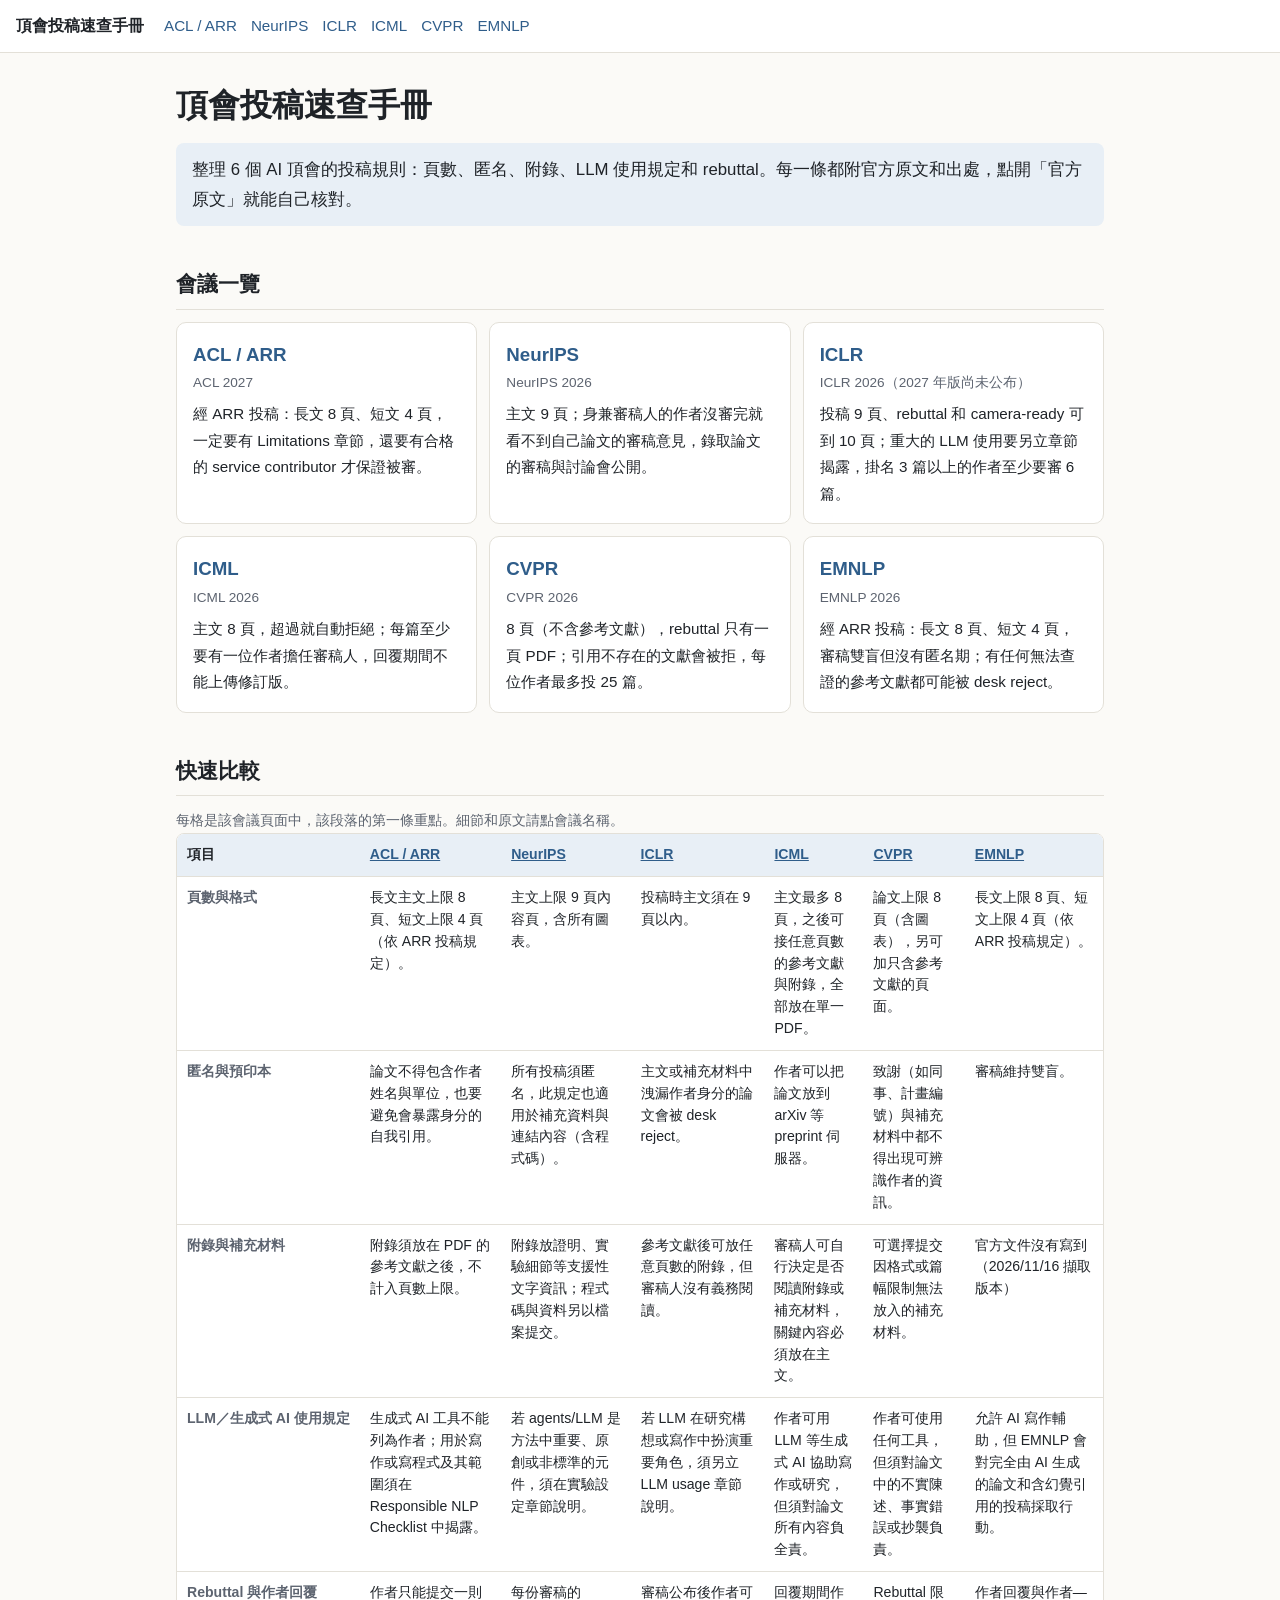
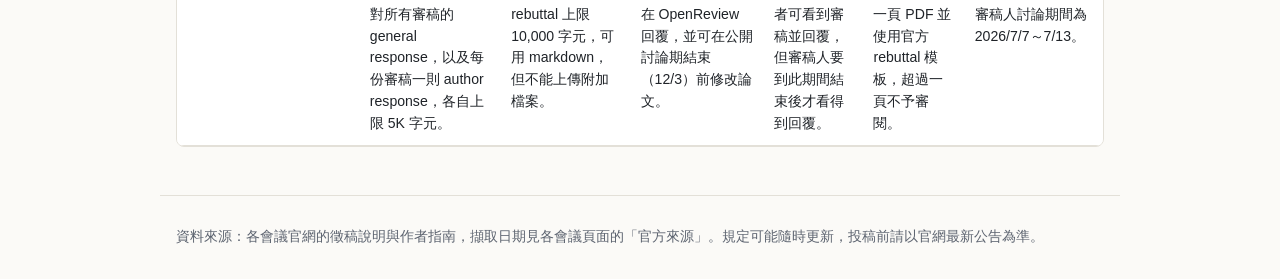
<file: index.html>
<!doctype html>
<html lang="zh-Hant">
<head>
<meta charset="utf-8">
<meta name="viewport" content="width=device-width, initial-scale=1">
<title>頂會投稿速查手冊</title>
<link rel="stylesheet" href="assets/style.css">
</head>
<body>
<header class="site">
  <a class="brand" href="index.html">頂會投稿速查手冊</a>
  <nav><a href="venues/acl-arr.html">ACL / ARR</a><a href="venues/neurips.html">NeurIPS</a><a href="venues/iclr.html">ICLR</a><a href="venues/icml.html">ICML</a><a href="venues/cvpr.html">CVPR</a><a href="venues/emnlp.html">EMNLP</a></nav>
</header>
<main>
  <h1>頂會投稿速查手冊</h1>
  <p class="summary">整理 6 個 AI 頂會的投稿規則：頁數、匿名、附錄、LLM 使用規定和 rebuttal。每一條都附官方原文和出處，點開「官方原文」就能自己核對。</p>

  <h2>會議一覽</h2>
  <div class="cards"><a class="card" href="venues/acl-arr.html"><h3>ACL / ARR</h3><p class="edition">ACL 2027</p><p>經 ARR 投稿：長文 8 頁、短文 4 頁，一定要有 Limitations 章節，還要有合格的 service contributor 才保證被審。</p></a><a class="card" href="venues/neurips.html"><h3>NeurIPS</h3><p class="edition">NeurIPS 2026</p><p>主文 9 頁；身兼審稿人的作者沒審完就看不到自己論文的審稿意見，錄取論文的審稿與討論會公開。</p></a><a class="card" href="venues/iclr.html"><h3>ICLR</h3><p class="edition">ICLR 2026（2027 年版尚未公布）</p><p>投稿 9 頁、rebuttal 和 camera-ready 可到 10 頁；重大的 LLM 使用要另立章節揭露，掛名 3 篇以上的作者至少要審 6 篇。</p></a><a class="card" href="venues/icml.html"><h3>ICML</h3><p class="edition">ICML 2026</p><p>主文 8 頁，超過就自動拒絕；每篇至少要有一位作者擔任審稿人，回覆期間不能上傳修訂版。</p></a><a class="card" href="venues/cvpr.html"><h3>CVPR</h3><p class="edition">CVPR 2026</p><p>8 頁（不含參考文獻），rebuttal 只有一頁 PDF；引用不存在的文獻會被拒，每位作者最多投 25 篇。</p></a><a class="card" href="venues/emnlp.html"><h3>EMNLP</h3><p class="edition">EMNLP 2026</p><p>經 ARR 投稿：長文 8 頁、短文 4 頁，審稿雙盲但沒有匿名期；有任何無法查證的參考文獻都可能被 desk reject。</p></a></div>

  <h2>快速比較</h2>
  <p class="note">每格是該會議頁面中，該段落的第一條重點。細節和原文請點會議名稱。</p>
  <div class="table-wrap">
    <table class="compare">
      <thead><tr><th scope="col">項目</th><th scope="col"><a href="venues/acl-arr.html">ACL / ARR</a></th><th scope="col"><a href="venues/neurips.html">NeurIPS</a></th><th scope="col"><a href="venues/iclr.html">ICLR</a></th><th scope="col"><a href="venues/icml.html">ICML</a></th><th scope="col"><a href="venues/cvpr.html">CVPR</a></th><th scope="col"><a href="venues/emnlp.html">EMNLP</a></th></tr></thead>
      <tbody><tr><th scope="row">頁數與格式</th><td>長文主文上限 8 頁、短文上限 4 頁（依 ARR 投稿規定）。</td><td>主文上限 9 頁內容頁，含所有圖表。</td><td>投稿時主文須在 9 頁以內。</td><td>主文最多 8 頁，之後可接任意頁數的參考文獻與附錄，全部放在單一 PDF。</td><td>論文上限 8 頁（含圖表），另可加只含參考文獻的頁面。</td><td>長文上限 8 頁、短文上限 4 頁（依 ARR 投稿規定）。</td></tr><tr><th scope="row">匿名與預印本</th><td>論文不得包含作者姓名與單位，也要避免會暴露身分的自我引用。</td><td>所有投稿須匿名，此規定也適用於補充資料與連結內容（含程式碼）。</td><td>主文或補充材料中洩漏作者身分的論文會被 desk reject。</td><td>作者可以把論文放到 arXiv 等 preprint 伺服器。</td><td>致謝（如同事、計畫編號）與補充材料中都不得出現可辨識作者的資訊。</td><td>審稿維持雙盲。</td></tr><tr><th scope="row">附錄與補充材料</th><td>附錄須放在 PDF 的參考文獻之後，不計入頁數上限。</td><td>附錄放證明、實驗細節等支援性文字資訊；程式碼與資料另以檔案提交。</td><td>參考文獻後可放任意頁數的附錄，但審稿人沒有義務閱讀。</td><td>審稿人可自行決定是否閱讀附錄或補充材料，關鍵內容必須放在主文。</td><td>可選擇提交因格式或篇幅限制無法放入的補充材料。</td><td>官方文件沒有寫到（2026/11/16 擷取版本）</td></tr><tr><th scope="row">LLM／生成式 AI 使用規定</th><td>生成式 AI 工具不能列為作者；用於寫作或寫程式及其範圍須在 Responsible NLP Checklist 中揭露。</td><td>若 agents/LLM 是方法中重要、原創或非標準的元件，須在實驗設定章節說明。</td><td>若 LLM 在研究構想或寫作中扮演重要角色，須另立 LLM usage 章節說明。</td><td>作者可用 LLM 等生成式 AI 協助寫作或研究，但須對論文所有內容負全責。</td><td>作者可使用任何工具，但須對論文中的不實陳述、事實錯誤或抄襲負責。</td><td>允許 AI 寫作輔助，但 EMNLP 會對完全由 AI 生成的論文和含幻覺引用的投稿採取行動。</td></tr><tr><th scope="row">Rebuttal 與作者回覆</th><td>作者只能提交一則對所有審稿的 general response，以及每份審稿一則 author response，各自上限 5K 字元。</td><td>每份審稿的 rebuttal 上限 10,000 字元，可用 markdown，但不能上傳附加檔案。</td><td>審稿公布後作者可在 OpenReview 回覆，並可在公開討論期結束（12/3）前修改論文。</td><td>回覆期間作者可看到審稿並回覆，但審稿人要到此期間結束後才看得到回覆。</td><td>Rebuttal 限一頁 PDF 並使用官方 rebuttal 模板，超過一頁不予審閱。</td><td>作者回覆與作者—審稿人討論期間為 2026/7/7～7/13。</td></tr></tbody>
    </table>
  </div>
</main>
<footer class="site">
  <p>資料來源：各會議官網的徵稿說明與作者指南，擷取日期見各會議頁面的「官方來源」。規定可能隨時更新，投稿前請以官網最新公告為準。</p>
</footer>
</body>
</html>
</file>
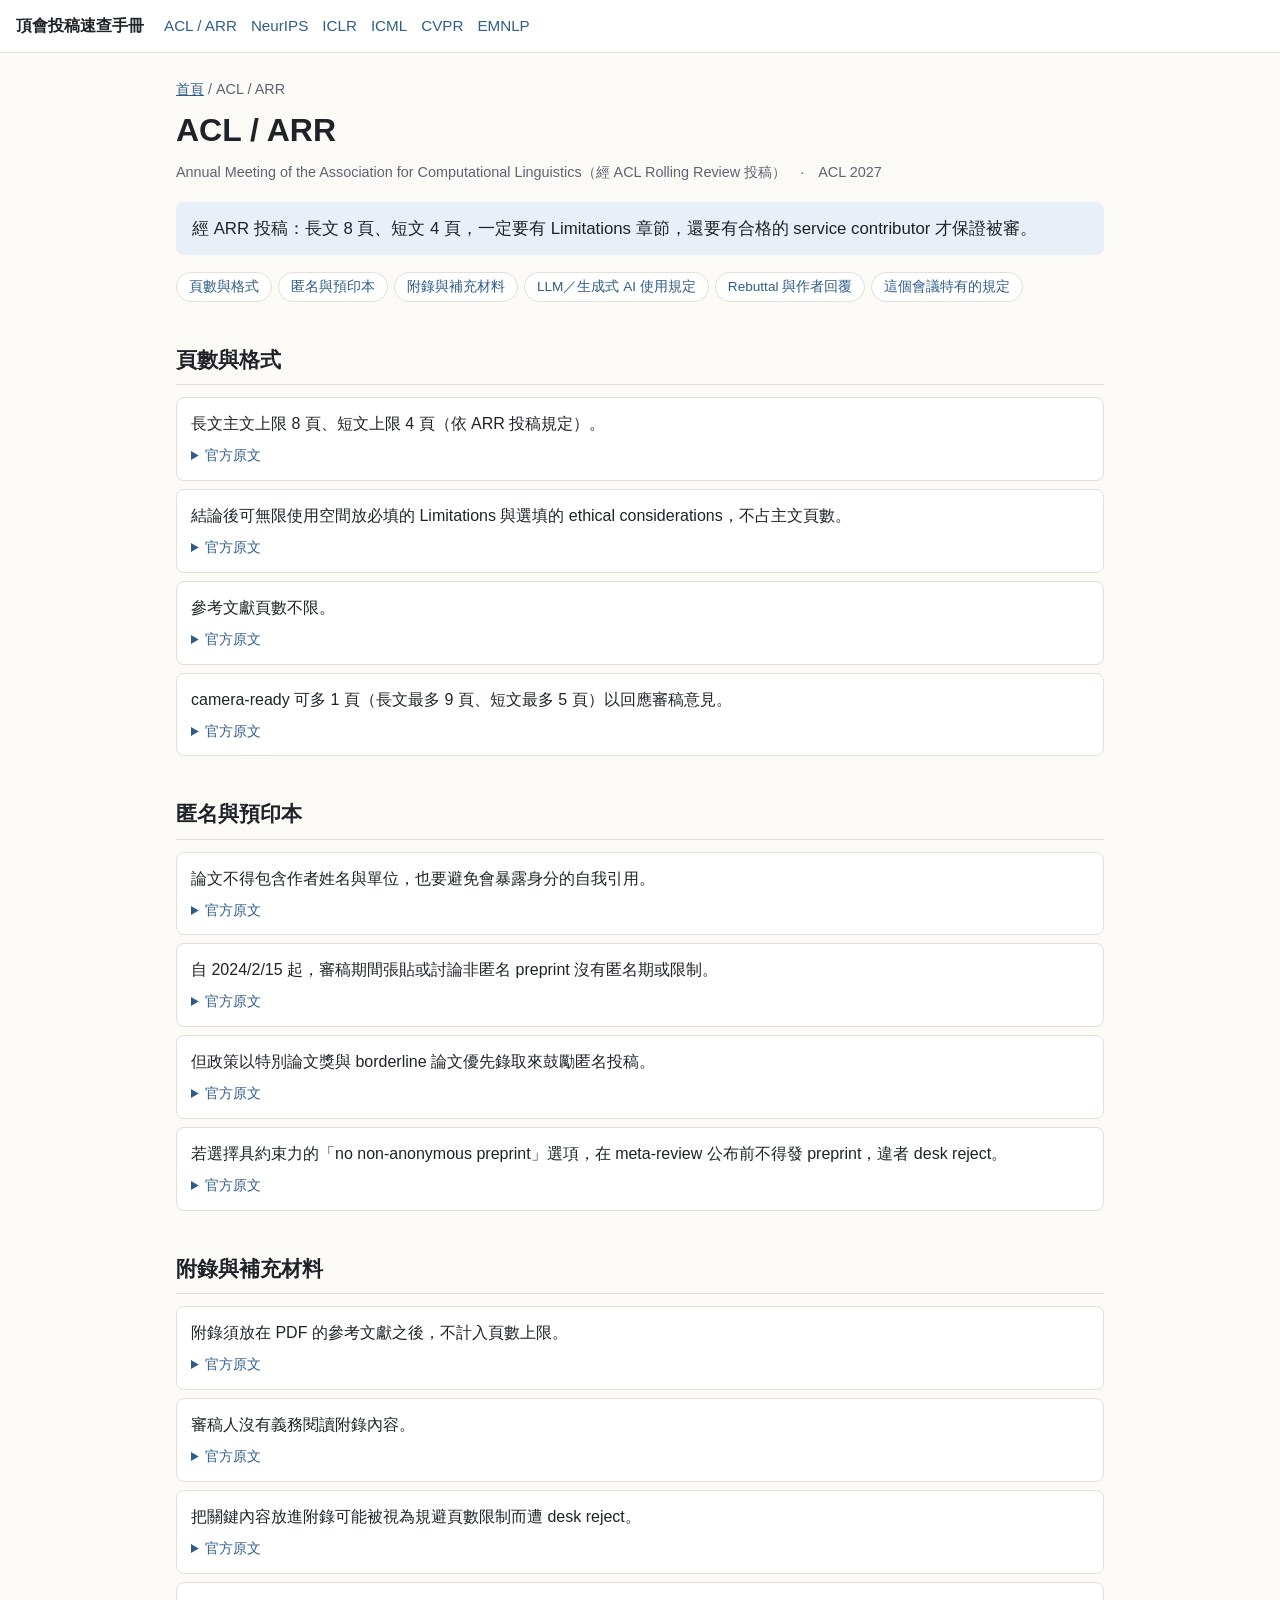
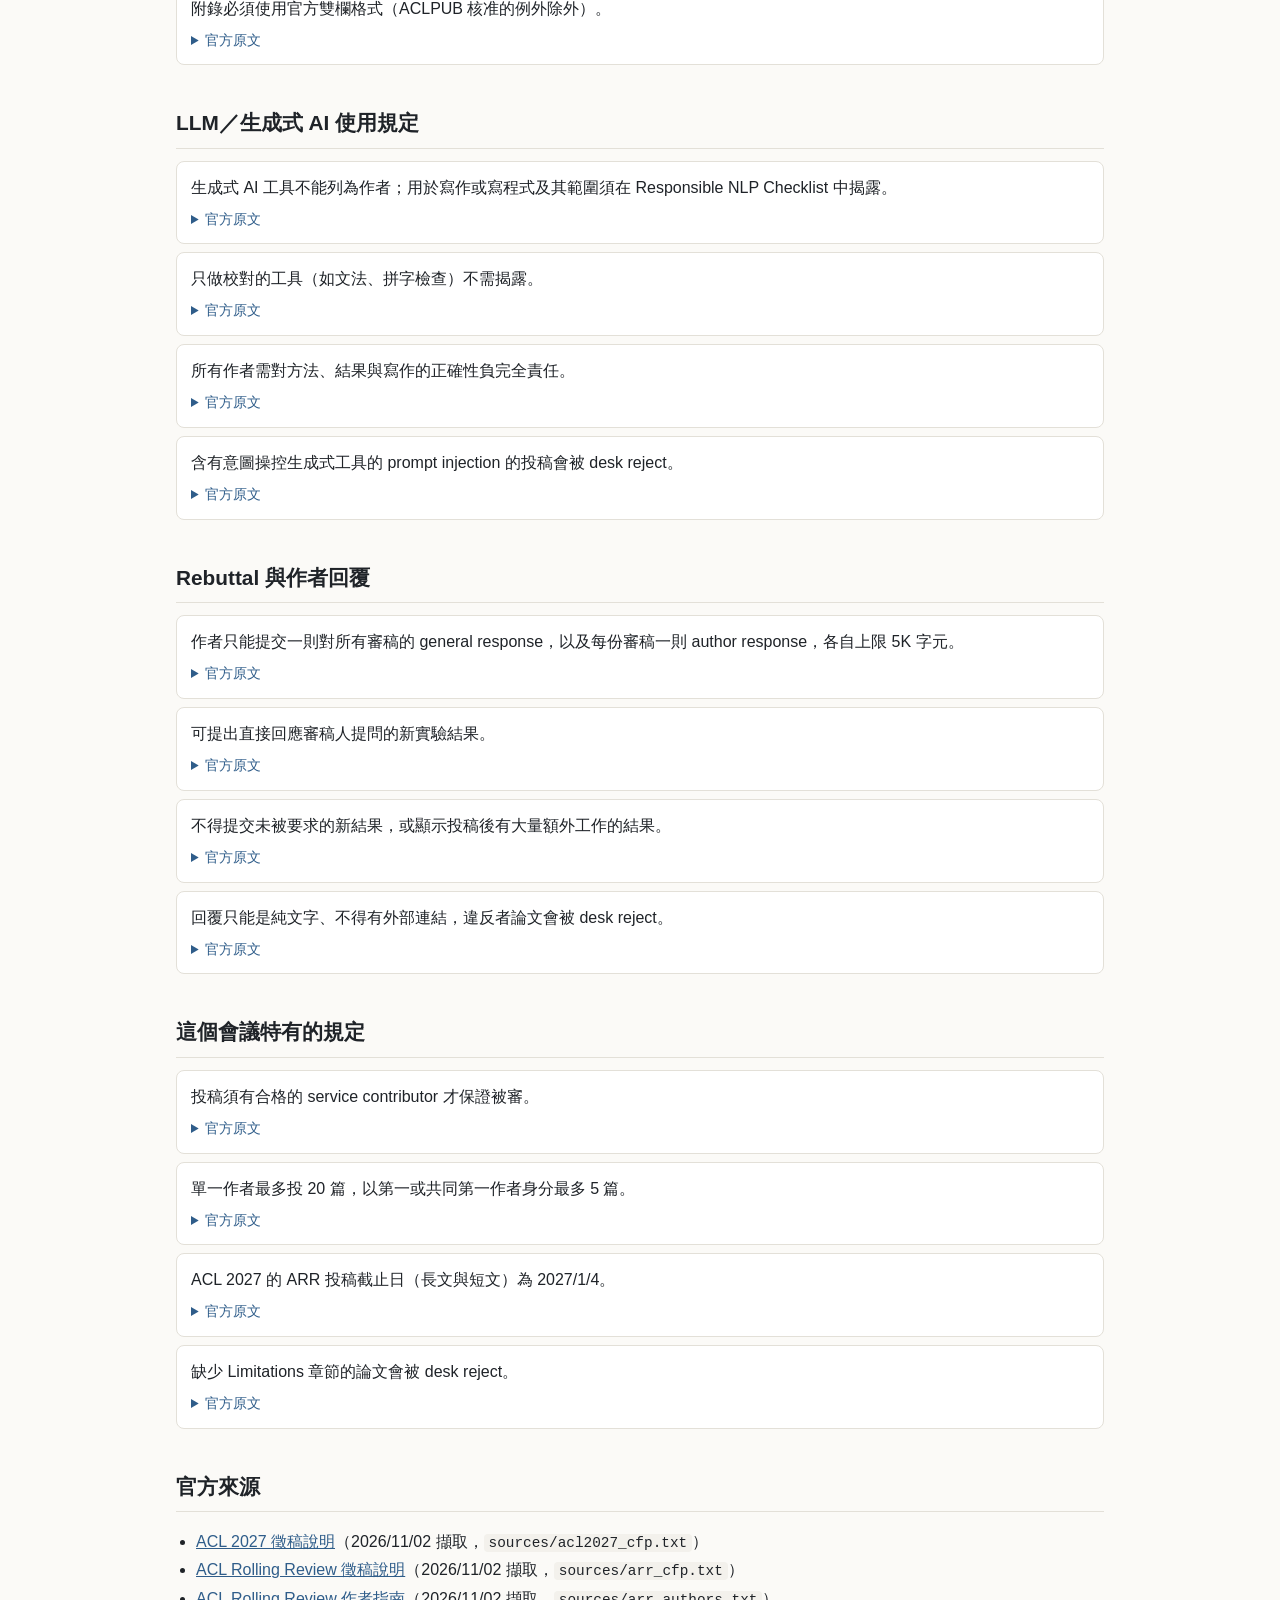
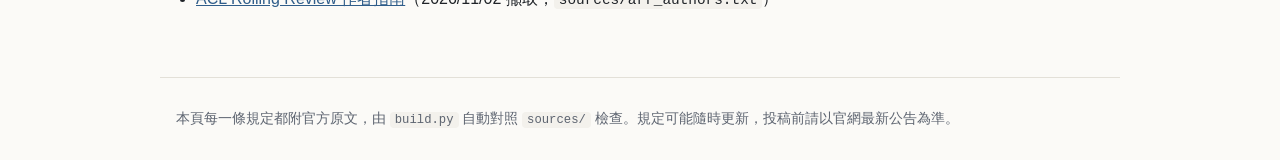
<file: venues/acl-arr.html>
<!doctype html>
<html lang="zh-Hant">
<head>
<meta charset="utf-8">
<meta name="viewport" content="width=device-width, initial-scale=1">
<title>ACL / ARR 投稿規則｜頂會投稿速查手冊</title>
<link rel="stylesheet" href="../assets/style.css">
</head>
<body>
<header class="site">
  <a class="brand" href="../index.html">頂會投稿速查手冊</a>
  <nav><a href="acl-arr.html">ACL / ARR</a><a href="neurips.html">NeurIPS</a><a href="iclr.html">ICLR</a><a href="icml.html">ICML</a><a href="cvpr.html">CVPR</a><a href="emnlp.html">EMNLP</a></nav>
</header>
<main>
  <p class="crumb"><a href="../index.html">首頁</a> / ACL / ARR</p>
  <h1>ACL / ARR</h1>
  <p class="full-name">Annual Meeting of the Association for Computational Linguistics（經 ACL Rolling Review 投稿）　·　ACL 2027</p>
  <p class="summary">經 ARR 投稿：長文 8 頁、短文 4 頁，一定要有 Limitations 章節，還要有合格的 service contributor 才保證被審。</p>
  <nav class="toc"><a href="#pages">頁數與格式</a><a href="#anonymity">匿名與預印本</a><a href="#appendix">附錄與補充材料</a><a href="#llm">LLM／生成式 AI 使用規定</a><a href="#rebuttal">Rebuttal 與作者回覆</a><a href="#special">這個會議特有的規定</a></nav>
  <section id="pages"><h2>頁數與格式</h2><ul class="facts"><li class="fact">長文主文上限 8 頁、短文上限 4 頁（依 ARR 投稿規定）。<details><summary>官方原文</summary><blockquote lang="en">Long Papers (8 pages) and Short Papers (4 pages)</blockquote><p class="cite">出處：<a href="https://2027.aclweb.org/calls/main/">ACL 2027 徵稿說明</a>（2026/11/02 擷取）</p></details></li>
<li class="fact">結論後可無限使用空間放必填的 Limitations 與選填的 ethical considerations，不占主文頁數。<details><summary>官方原文</summary><blockquote lang="en">unlimited extra space after the conclusion for limitations (required, see below) and optional section on ethical considerations</blockquote><p class="cite">出處：<a href="https://aclrollingreview.org/cfp">ACL Rolling Review 徵稿說明</a>（2026/11/02 擷取）</p></details></li>
<li class="fact">參考文獻頁數不限。<details><summary>官方原文</summary><blockquote lang="en">plus unlimited pages of references</blockquote><p class="cite">出處：<a href="https://aclrollingreview.org/cfp">ACL Rolling Review 徵稿說明</a>（2026/11/02 擷取）</p></details></li>
<li class="fact">camera-ready 可多 1 頁（長文最多 9 頁、短文最多 5 頁）以回應審稿意見。<details><summary>官方原文</summary><blockquote lang="en">Final versions of accepted papers will be given one additional page of content (up to 9 pages for long papers, up to 5 pages for short papers)</blockquote><p class="cite">出處：<a href="https://2027.aclweb.org/calls/main/">ACL 2027 徵稿說明</a>（2026/11/02 擷取）</p></details></li></ul></section>
<section id="anonymity"><h2>匿名與預印本</h2><ul class="facts"><li class="fact">論文不得包含作者姓名與單位，也要避免會暴露身分的自我引用。<details><summary>官方原文</summary><blockquote lang="en">Papers must not include authors’ names and affiliations. Furthermore, self-references that reveal the authors’ identities</blockquote><p class="cite">出處：<a href="https://aclrollingreview.org/cfp">ACL Rolling Review 徵稿說明</a>（2026/11/02 擷取）</p></details></li>
<li class="fact">自 2024/2/15 起，審稿期間張貼或討論非匿名 preprint 沒有匿名期或限制。<details><summary>官方原文</summary><blockquote lang="en">Beginning February 15, 2024, there is no anonymity period or limitation on posting or discussing non-anonymous preprints while the work is under peer review.</blockquote><p class="cite">出處：<a href="https://aclrollingreview.org/cfp">ACL Rolling Review 徵稿說明</a>（2026/11/02 擷取）</p></details></li>
<li class="fact">但政策以特別論文獎與 borderline 論文優先錄取來鼓勵匿名投稿。<details><summary>官方原文</summary><blockquote lang="en">the current policy does incentivize anonymous submissions through special paper awards and priority in acceptance decisions for borderline papers</blockquote><p class="cite">出處：<a href="https://aclrollingreview.org/cfp">ACL Rolling Review 徵稿說明</a>（2026/11/02 擷取）</p></details></li>
<li class="fact">若選擇具約束力的「no non-anonymous preprint」選項，在 meta-review 公布前不得發 preprint，違者 desk reject。<details><summary>官方原文</summary><blockquote lang="en">If you choose the binding “no non-anonymous preprint” option, you commit to not preprinting until the metareviews are released, under the penalty of desk rejection.</blockquote><p class="cite">出處：<a href="https://aclrollingreview.org/cfp">ACL Rolling Review 徵稿說明</a>（2026/11/02 擷取）</p></details></li></ul></section>
<section id="appendix"><h2>附錄與補充材料</h2><ul class="facts"><li class="fact">附錄須放在 PDF 的參考文獻之後，不計入頁數上限。<details><summary>官方原文</summary><blockquote lang="en">Appendices should come after the references in the submitted pdf. They do not count towards the page limit.</blockquote><p class="cite">出處：<a href="https://aclrollingreview.org/cfp">ACL Rolling Review 徵稿說明</a>（2026/11/02 擷取）</p></details></li>
<li class="fact">審稿人沒有義務閱讀附錄內容。<details><summary>官方原文</summary><blockquote lang="en">However, reviewers are not required to consider material in appendices.</blockquote><p class="cite">出處：<a href="https://aclrollingreview.org/cfp">ACL Rolling Review 徵稿說明</a>（2026/11/02 擷取）</p></details></li>
<li class="fact">把關鍵內容放進附錄可能被視為規避頁數限制而遭 desk reject。<details><summary>官方原文</summary><blockquote lang="en">Including key materials in appendices could be viewed as an attempt to circumvent the content page count, and result in desk rejection.</blockquote><p class="cite">出處：<a href="https://aclrollingreview.org/cfp">ACL Rolling Review 徵稿說明</a>（2026/11/02 擷取）</p></details></li>
<li class="fact">附錄必須使用官方雙欄格式（ACLPUB 核准的例外除外）。<details><summary>官方原文</summary><blockquote lang="en">Note that the appendices must follow the official double-column format, with the exceptions covered by the ACLPUB guidelines</blockquote><p class="cite">出處：<a href="https://aclrollingreview.org/cfp">ACL Rolling Review 徵稿說明</a>（2026/11/02 擷取）</p></details></li></ul></section>
<section id="llm"><h2>LLM／生成式 AI 使用規定</h2><ul class="facts"><li class="fact">生成式 AI 工具不能列為作者；用於寫作或寫程式及其範圍須在 Responsible NLP Checklist 中揭露。<details><summary>官方原文</summary><blockquote lang="en">Generally, generative AI tools do not qualify for authorship. Their use for writing or coding, as well as its scope, must be disclosed in the Responsible NLP Checklist.</blockquote><p class="cite">出處：<a href="https://aclrollingreview.org/cfp">ACL Rolling Review 徵稿說明</a>（2026/11/02 擷取）</p></details></li>
<li class="fact">只做校對的工具（如文法、拼字檢查）不需揭露。<details><summary>官方原文</summary><blockquote lang="en">The use of tools that only assist with proofreading, like grammar or spell checkers, does not need to be disclosed.</blockquote><p class="cite">出處：<a href="https://aclrollingreview.org/cfp">ACL Rolling Review 徵稿說明</a>（2026/11/02 擷取）</p></details></li>
<li class="fact">所有作者需對方法、結果與寫作的正確性負完全責任。<details><summary>官方原文</summary><blockquote lang="en">In all cases, all authors are fully responsible for the correctness of their methods, results, and writing.</blockquote><p class="cite">出處：<a href="https://aclrollingreview.org/cfp">ACL Rolling Review 徵稿說明</a>（2026/11/02 擷取）</p></details></li>
<li class="fact">含有意圖操控生成式工具的 prompt injection 的投稿會被 desk reject。<details><summary>官方原文</summary><blockquote lang="en">Submissions with prompt injections intended to manipulate generative tools will be desk rejected.</blockquote><p class="cite">出處：<a href="https://aclrollingreview.org/cfp">ACL Rolling Review 徵稿說明</a>（2026/11/02 擷取）</p></details></li></ul></section>
<section id="rebuttal"><h2>Rebuttal 與作者回覆</h2><ul class="facts"><li class="fact">作者只能提交一則對所有審稿的 general response，以及每份審稿一則 author response，各自上限 5K 字元。<details><summary>官方原文</summary><blockquote lang="en">authors will only be able to provide one ‘general response’ to all reviews, and one ‘author response’ per review (max 5K characters in each).</blockquote><p class="cite">出處：<a href="https://aclrollingreview.org/authors">ACL Rolling Review 作者指南</a>（2026/11/02 擷取）</p></details></li>
<li class="fact">可提出直接回應審稿人提問的新實驗結果。<details><summary>官方原文</summary><blockquote lang="en">it is OK to present new experimental results that are in direct response to a reviewer’s question</blockquote><p class="cite">出處：<a href="https://aclrollingreview.org/authors">ACL Rolling Review 作者指南</a>（2026/11/02 擷取）</p></details></li>
<li class="fact">不得提交未被要求的新結果，或顯示投稿後有大量額外工作的結果。<details><summary>官方原文</summary><blockquote lang="en">However, you are not allowed to submit unsolicited new results or fresh results that would indicate substantial additional work after the paper submission</blockquote><p class="cite">出處：<a href="https://aclrollingreview.org/authors">ACL Rolling Review 作者指南</a>（2026/11/02 擷取）</p></details></li>
<li class="fact">回覆只能是純文字、不得有外部連結，違反者論文會被 desk reject。<details><summary>官方原文</summary><blockquote lang="en">Your response must be text-only, and no external links are allowed. The paper will be desk-rejected if this is violated.</blockquote><p class="cite">出處：<a href="https://aclrollingreview.org/authors">ACL Rolling Review 作者指南</a>（2026/11/02 擷取）</p></details></li></ul></section>
<section id="special"><h2>這個會議特有的規定</h2><ul class="facts"><li class="fact">投稿須有合格的 service contributor 才保證被審。<details><summary>官方原文</summary><blockquote lang="en">Submissions will only be guaranteed review if they contribute a qualified service contributor (serving as a reviewer, chair or in senior roles).</blockquote><p class="cite">出處：<a href="https://aclrollingreview.org/cfp">ACL Rolling Review 徵稿說明</a>（2026/11/02 擷取）</p></details></li>
<li class="fact">單一作者最多投 20 篇，以第一或共同第一作者身分最多 5 篇。<details><summary>官方原文</summary><blockquote lang="en">There are now caps on maximum submissions by a single author (20) and first or joint-first authors (5)</blockquote><p class="cite">出處：<a href="https://aclrollingreview.org/cfp">ACL Rolling Review 徵稿說明</a>（2026/11/02 擷取）</p></details></li>
<li class="fact">ACL 2027 的 ARR 投稿截止日（長文與短文）為 2027/1/4。<details><summary>官方原文</summary><blockquote lang="en">ARR submission deadline (long &amp; short papers) Jan 4, 2027</blockquote><p class="cite">出處：<a href="https://2027.aclweb.org/calls/main/">ACL 2027 徵稿說明</a>（2026/11/02 擷取）</p></details></li>
<li class="fact">缺少 Limitations 章節的論文會被 desk reject。<details><summary>官方原文</summary><blockquote lang="en">Papers without a limitations section will be desk rejected.</blockquote><p class="cite">出處：<a href="https://aclrollingreview.org/cfp">ACL Rolling Review 徵稿說明</a>（2026/11/02 擷取）</p></details></li></ul></section>
  <section id="sources">
    <h2>官方來源</h2>
    <ul class="sources"><li><a href="https://2027.aclweb.org/calls/main/">ACL 2027 徵稿說明</a>（2026/11/02 擷取，<code>sources/acl2027_cfp.txt</code>）</li><li><a href="https://aclrollingreview.org/cfp">ACL Rolling Review 徵稿說明</a>（2026/11/02 擷取，<code>sources/arr_cfp.txt</code>）</li><li><a href="https://aclrollingreview.org/authors">ACL Rolling Review 作者指南</a>（2026/11/02 擷取，<code>sources/arr_authors.txt</code>）</li></ul>
  </section>
</main>
<footer class="site">
  <p>本頁每一條規定都附官方原文，由 <code>build.py</code> 自動對照 <code>sources/</code> 檢查。規定可能隨時更新，投稿前請以官網最新公告為準。</p>
</footer>
</body>
</html>
</file>
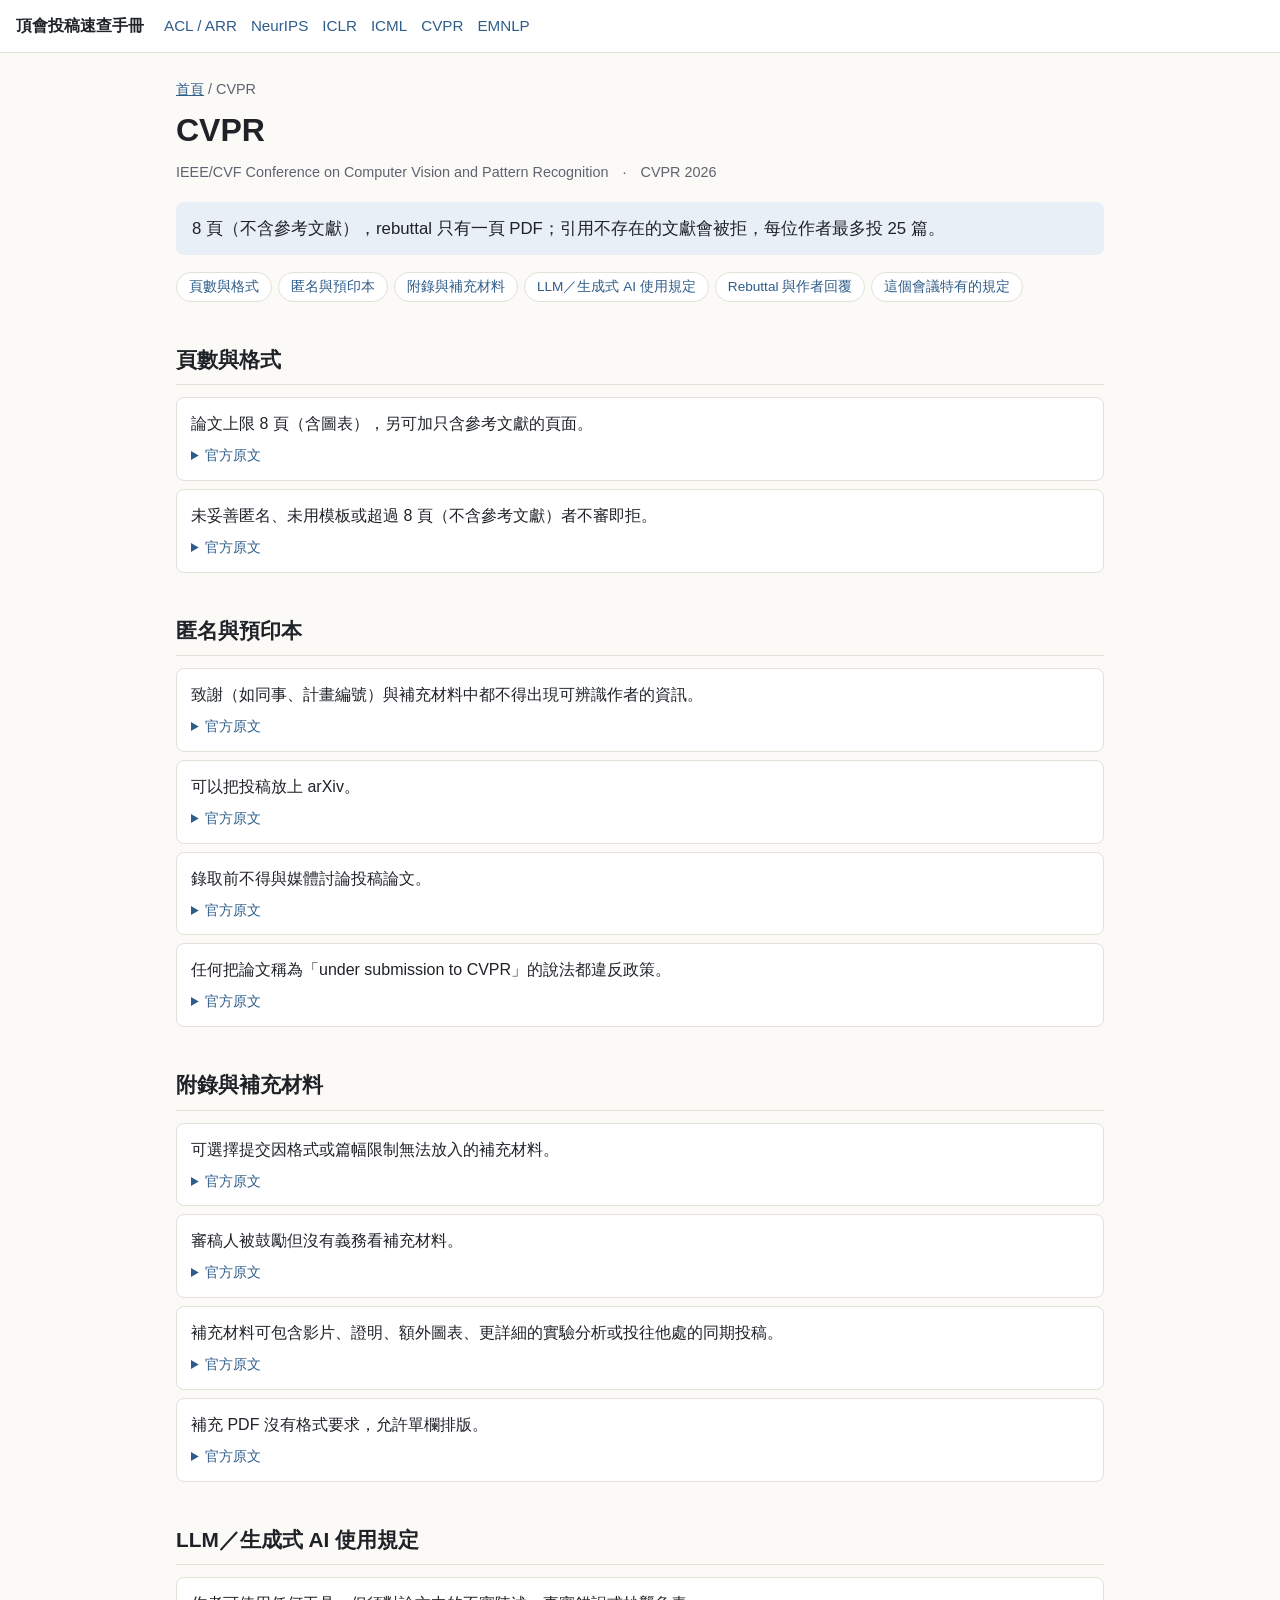
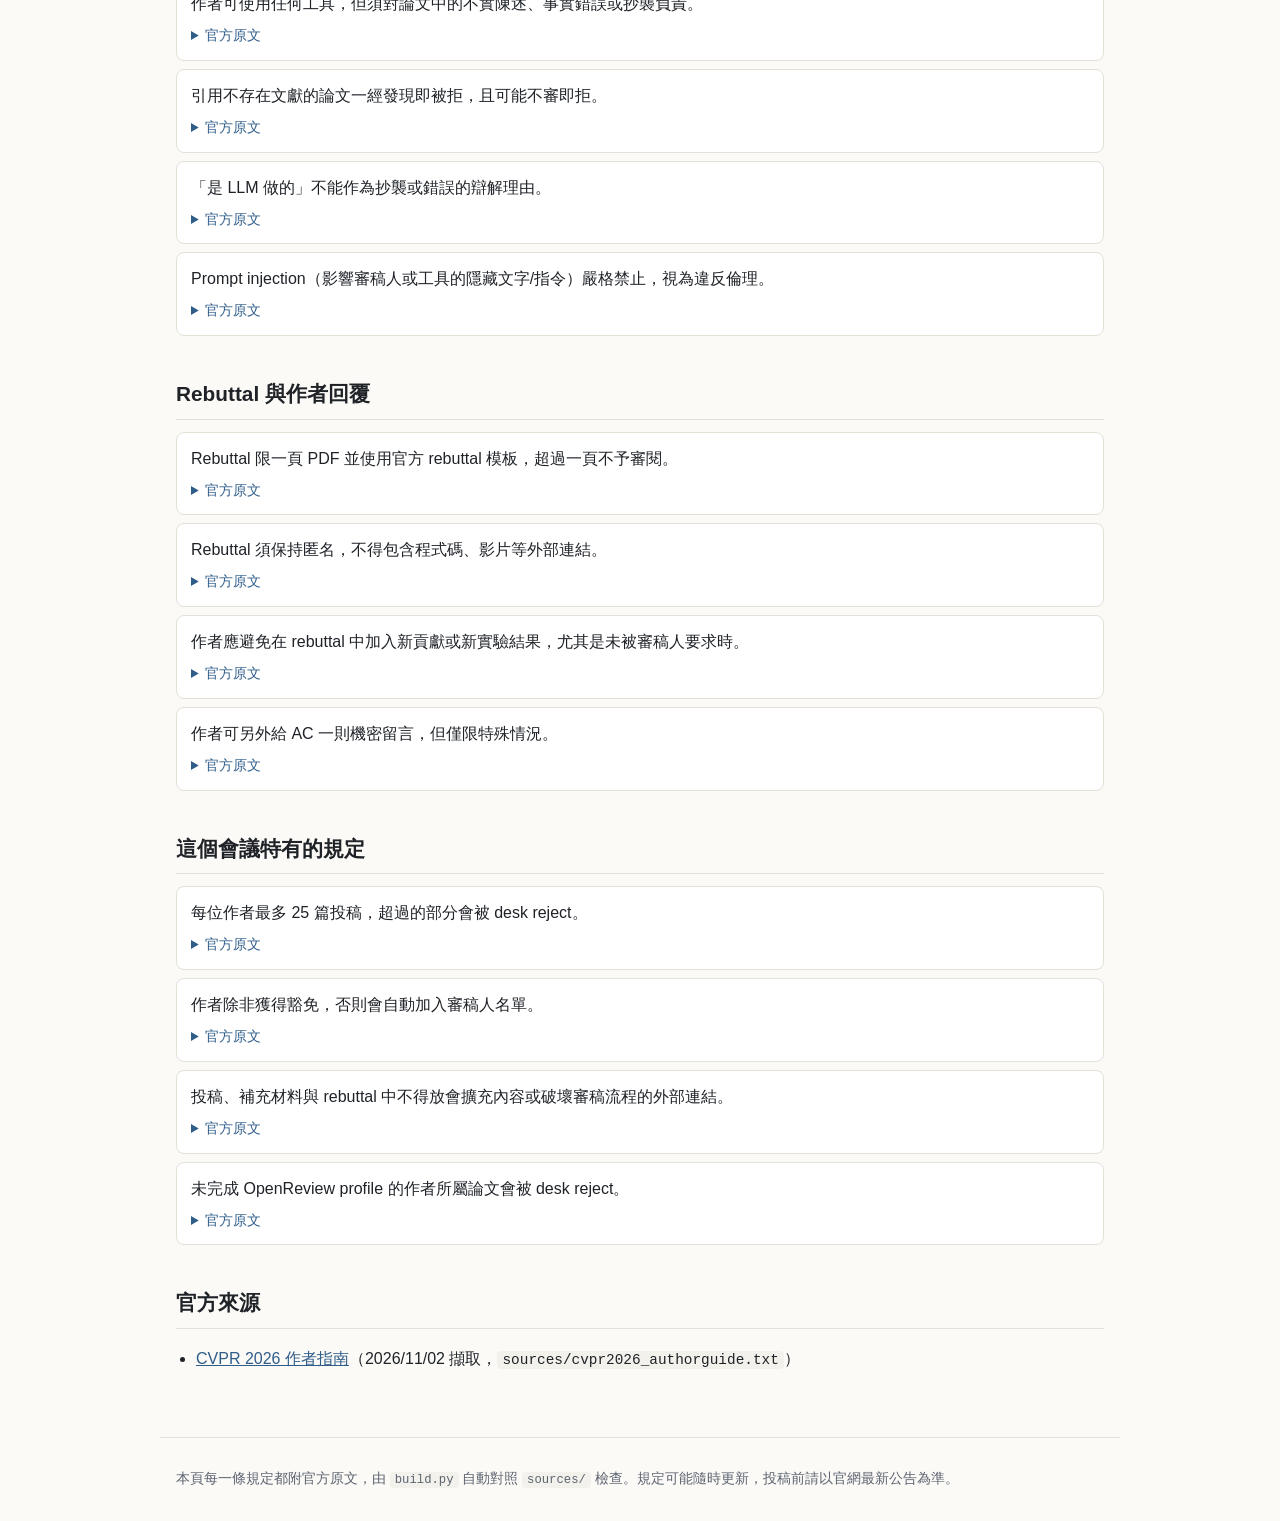
<file: venues/cvpr.html>
<!doctype html>
<html lang="zh-Hant">
<head>
<meta charset="utf-8">
<meta name="viewport" content="width=device-width, initial-scale=1">
<title>CVPR 投稿規則｜頂會投稿速查手冊</title>
<link rel="stylesheet" href="../assets/style.css">
</head>
<body>
<header class="site">
  <a class="brand" href="../index.html">頂會投稿速查手冊</a>
  <nav><a href="acl-arr.html">ACL / ARR</a><a href="neurips.html">NeurIPS</a><a href="iclr.html">ICLR</a><a href="icml.html">ICML</a><a href="cvpr.html">CVPR</a><a href="emnlp.html">EMNLP</a></nav>
</header>
<main>
  <p class="crumb"><a href="../index.html">首頁</a> / CVPR</p>
  <h1>CVPR</h1>
  <p class="full-name">IEEE/CVF Conference on Computer Vision and Pattern Recognition　·　CVPR 2026</p>
  <p class="summary">8 頁（不含參考文獻），rebuttal 只有一頁 PDF；引用不存在的文獻會被拒，每位作者最多投 25 篇。</p>
  <nav class="toc"><a href="#pages">頁數與格式</a><a href="#anonymity">匿名與預印本</a><a href="#appendix">附錄與補充材料</a><a href="#llm">LLM／生成式 AI 使用規定</a><a href="#rebuttal">Rebuttal 與作者回覆</a><a href="#special">這個會議特有的規定</a></nav>
  <section id="pages"><h2>頁數與格式</h2><ul class="facts"><li class="fact">論文上限 8 頁（含圖表），另可加只含參考文獻的頁面。<details><summary>官方原文</summary><blockquote lang="en">Papers are limited to eight pages, including figures and tables, in the CVPR style. Additional pages containing only cited references are allowed.</blockquote><p class="cite">出處：<a href="https://cvpr.thecvf.com/Conferences/2026/AuthorGuidelines">CVPR 2026 作者指南</a>（2026/11/02 擷取）</p></details></li>
<li class="fact">未妥善匿名、未用模板或超過 8 頁（不含參考文獻）者不審即拒。<details><summary>官方原文</summary><blockquote lang="en">Papers that are not properly anonymized, or do not use the template, or have more than eight pages (excluding references) will be rejected without review.</blockquote><p class="cite">出處：<a href="https://cvpr.thecvf.com/Conferences/2026/AuthorGuidelines">CVPR 2026 作者指南</a>（2026/11/02 擷取）</p></details></li></ul></section>
<section id="anonymity"><h2>匿名與預印本</h2><ul class="facts"><li class="fact">致謝（如同事、計畫編號）與補充材料中都不得出現可辨識作者的資訊。<details><summary>官方原文</summary><blockquote lang="en">Do not provide information that may identify the authors in the acknowledgments (e.g., co-workers and grant IDs) nor in the supplementary material</blockquote><p class="cite">出處：<a href="https://cvpr.thecvf.com/Conferences/2026/AuthorGuidelines">CVPR 2026 作者指南</a>（2026/11/02 擷取）</p></details></li>
<li class="fact">可以把投稿放上 arXiv。<details><summary>官方原文</summary><blockquote lang="en">Q. Can I post my submission on arXiv? A. Yes.</blockquote><p class="cite">出處：<a href="https://cvpr.thecvf.com/Conferences/2026/AuthorGuidelines">CVPR 2026 作者指南</a>（2026/11/02 擷取）</p></details></li>
<li class="fact">錄取前不得與媒體討論投稿論文。<details><summary>官方原文</summary><blockquote lang="en">Papers submitted to CVPR must not be discussed with the media until they have been officially accepted for publication.</blockquote><p class="cite">出處：<a href="https://cvpr.thecvf.com/Conferences/2026/AuthorGuidelines">CVPR 2026 作者指南</a>（2026/11/02 擷取）</p></details></li>
<li class="fact">任何把論文稱為「under submission to CVPR」的說法都違反政策。<details><summary>官方原文</summary><blockquote lang="en">However, please note that any mention of the paper as “under submission to CVPR” is in violation of the policy.</blockquote><p class="cite">出處：<a href="https://cvpr.thecvf.com/Conferences/2026/AuthorGuidelines">CVPR 2026 作者指南</a>（2026/11/02 擷取）</p></details></li></ul></section>
<section id="appendix"><h2>附錄與補充材料</h2><ul class="facts"><li class="fact">可選擇提交因格式或篇幅限制無法放入的補充材料。<details><summary>官方原文</summary><blockquote lang="en">The authors may optionally submit additional material that could not be included due to constraints of format or space.</blockquote><p class="cite">出處：<a href="https://cvpr.thecvf.com/Conferences/2026/AuthorGuidelines">CVPR 2026 作者指南</a>（2026/11/02 擷取）</p></details></li>
<li class="fact">審稿人被鼓勵但沒有義務看補充材料。<details><summary>官方原文</summary><blockquote lang="en">Reviewers will be encouraged to look at it, but are not obligated to do so.</blockquote><p class="cite">出處：<a href="https://cvpr.thecvf.com/Conferences/2026/AuthorGuidelines">CVPR 2026 作者指南</a>（2026/11/02 擷取）</p></details></li>
<li class="fact">補充材料可包含影片、證明、額外圖表、更詳細的實驗分析或投往他處的同期投稿。<details><summary>官方原文</summary><blockquote lang="en">Supplementary material may include videos, proofs, additional figures or tables, more detailed analysis of experiments presented in the paper, or a concurrent submission to another conference.</blockquote><p class="cite">出處：<a href="https://cvpr.thecvf.com/Conferences/2026/AuthorGuidelines">CVPR 2026 作者指南</a>（2026/11/02 擷取）</p></details></li>
<li class="fact">補充 PDF 沒有格式要求，允許單欄排版。<details><summary>官方原文</summary><blockquote lang="en">Formatting supplementary documents in a single-column layout is permitted.</blockquote><p class="cite">出處：<a href="https://cvpr.thecvf.com/Conferences/2026/AuthorGuidelines">CVPR 2026 作者指南</a>（2026/11/02 擷取）</p></details></li></ul></section>
<section id="llm"><h2>LLM／生成式 AI 使用規定</h2><ul class="facts"><li class="fact">作者可使用任何工具，但須對論文中的不實陳述、事實錯誤或抄襲負責。<details><summary>官方原文</summary><blockquote lang="en">Authors may use any tools they find productive in preparing a paper, but must be aware that they are responsible for any misrepresentation, factual inaccuracy, or plagiarism in their paper.</blockquote><p class="cite">出處：<a href="https://cvpr.thecvf.com/Conferences/2026/AuthorGuidelines">CVPR 2026 作者指南</a>（2026/11/02 擷取）</p></details></li>
<li class="fact">引用不存在文獻的論文一經發現即被拒，且可能不審即拒。<details><summary>官方原文</summary><blockquote lang="en">Papers containing citations of non-existent material will be rejected when found, and may be rejected without review.</blockquote><p class="cite">出處：<a href="https://cvpr.thecvf.com/Conferences/2026/AuthorGuidelines">CVPR 2026 作者指南</a>（2026/11/02 擷取）</p></details></li>
<li class="fact">「是 LLM 做的」不能作為抄襲或錯誤的辯解理由。<details><summary>官方原文</summary><blockquote lang="en">It is not a defense to a charge of plagiarism or of inaccuracy to argue that &quot;an LLM did it&quot;.</blockquote><p class="cite">出處：<a href="https://cvpr.thecvf.com/Conferences/2026/AuthorGuidelines">CVPR 2026 作者指南</a>（2026/11/02 擷取）</p></details></li>
<li class="fact">Prompt injection（影響審稿人或工具的隱藏文字/指令）嚴格禁止，視為違反倫理。<details><summary>官方原文</summary><blockquote lang="en">Prompt injection: Hidden text or instructions to influence reviewers/tools, is strictly prohibited and considered an ethics violation.</blockquote><p class="cite">出處：<a href="https://cvpr.thecvf.com/Conferences/2026/AuthorGuidelines">CVPR 2026 作者指南</a>（2026/11/02 擷取）</p></details></li></ul></section>
<section id="rebuttal"><h2>Rebuttal 與作者回覆</h2><ul class="facts"><li class="fact">Rebuttal 限一頁 PDF 並使用官方 rebuttal 模板，超過一頁不予審閱。<details><summary>官方原文</summary><blockquote lang="en">The rebuttal is limited to a one-page PDF file using the rebuttal template included in the CVPR 2026 Submission Template . Responses longer than one page will simply not be reviewed.</blockquote><p class="cite">出處：<a href="https://cvpr.thecvf.com/Conferences/2026/AuthorGuidelines">CVPR 2026 作者指南</a>（2026/11/02 擷取）</p></details></li>
<li class="fact">Rebuttal 須保持匿名，不得包含程式碼、影片等外部連結。<details><summary>官方原文</summary><blockquote lang="en">The rebuttal must maintain anonymity. It cannot include links to external material such as code, videos, etc.</blockquote><p class="cite">出處：<a href="https://cvpr.thecvf.com/Conferences/2026/AuthorGuidelines">CVPR 2026 作者指南</a>（2026/11/02 擷取）</p></details></li>
<li class="fact">作者應避免在 rebuttal 中加入新貢獻或新實驗結果，尤其是未被審稿人要求時。<details><summary>官方原文</summary><blockquote lang="en">Authors should refrain from including new contributions or experimental results in the rebuttal, especially when not specifically requested to do so by the reviewers.</blockquote><p class="cite">出處：<a href="https://cvpr.thecvf.com/Conferences/2026/AuthorGuidelines">CVPR 2026 作者指南</a>（2026/11/02 擷取）</p></details></li>
<li class="fact">作者可另外給 AC 一則機密留言，但僅限特殊情況。<details><summary>官方原文</summary><blockquote lang="en">Authors also have the possibility to submit a separate confidential comment to the area chair. Please do so only in exceptional circumstances.</blockquote><p class="cite">出處：<a href="https://cvpr.thecvf.com/Conferences/2026/AuthorGuidelines">CVPR 2026 作者指南</a>（2026/11/02 擷取）</p></details></li></ul></section>
<section id="special"><h2>這個會議特有的規定</h2><ul class="facts"><li class="fact">每位作者最多 25 篇投稿，超過的部分會被 desk reject。<details><summary>官方原文</summary><blockquote lang="en">Each author is limited to a maximum of 25 paper submissions. If an author registers more than 25 papers, the Program Chairs (PCs) will desk-reject any submissions exceeding this limit.</blockquote><p class="cite">出處：<a href="https://cvpr.thecvf.com/Conferences/2026/AuthorGuidelines">CVPR 2026 作者指南</a>（2026/11/02 擷取）</p></details></li>
<li class="fact">作者除非獲得豁免，否則會自動加入審稿人名單。<details><summary>官方原文</summary><blockquote lang="en">Authors will be automatically added to the reviewer pool unless they are exempted.</blockquote><p class="cite">出處：<a href="https://cvpr.thecvf.com/Conferences/2026/AuthorGuidelines">CVPR 2026 作者指南</a>（2026/11/02 擷取）</p></details></li>
<li class="fact">投稿、補充材料與 rebuttal 中不得放會擴充內容或破壞審稿流程的外部連結。<details><summary>官方原文</summary><blockquote lang="en">Authors are not allowed to include external links (e.g., to webpages, images, or videos) in submissions, supplementary material, and rebuttal, when the links expand content and subvert the reviewing process.</blockquote><p class="cite">出處：<a href="https://cvpr.thecvf.com/Conferences/2026/AuthorGuidelines">CVPR 2026 作者指南</a>（2026/11/02 擷取）</p></details></li>
<li class="fact">未完成 OpenReview profile 的作者所屬論文會被 desk reject。<details><summary>官方原文</summary><blockquote lang="en">Papers with authors who have not completed their profiles will be desk-rejected.</blockquote><p class="cite">出處：<a href="https://cvpr.thecvf.com/Conferences/2026/AuthorGuidelines">CVPR 2026 作者指南</a>（2026/11/02 擷取）</p></details></li></ul></section>
  <section id="sources">
    <h2>官方來源</h2>
    <ul class="sources"><li><a href="https://cvpr.thecvf.com/Conferences/2026/AuthorGuidelines">CVPR 2026 作者指南</a>（2026/11/02 擷取，<code>sources/cvpr2026_authorguide.txt</code>）</li></ul>
  </section>
</main>
<footer class="site">
  <p>本頁每一條規定都附官方原文，由 <code>build.py</code> 自動對照 <code>sources/</code> 檢查。規定可能隨時更新，投稿前請以官網最新公告為準。</p>
</footer>
</body>
</html>
</file>
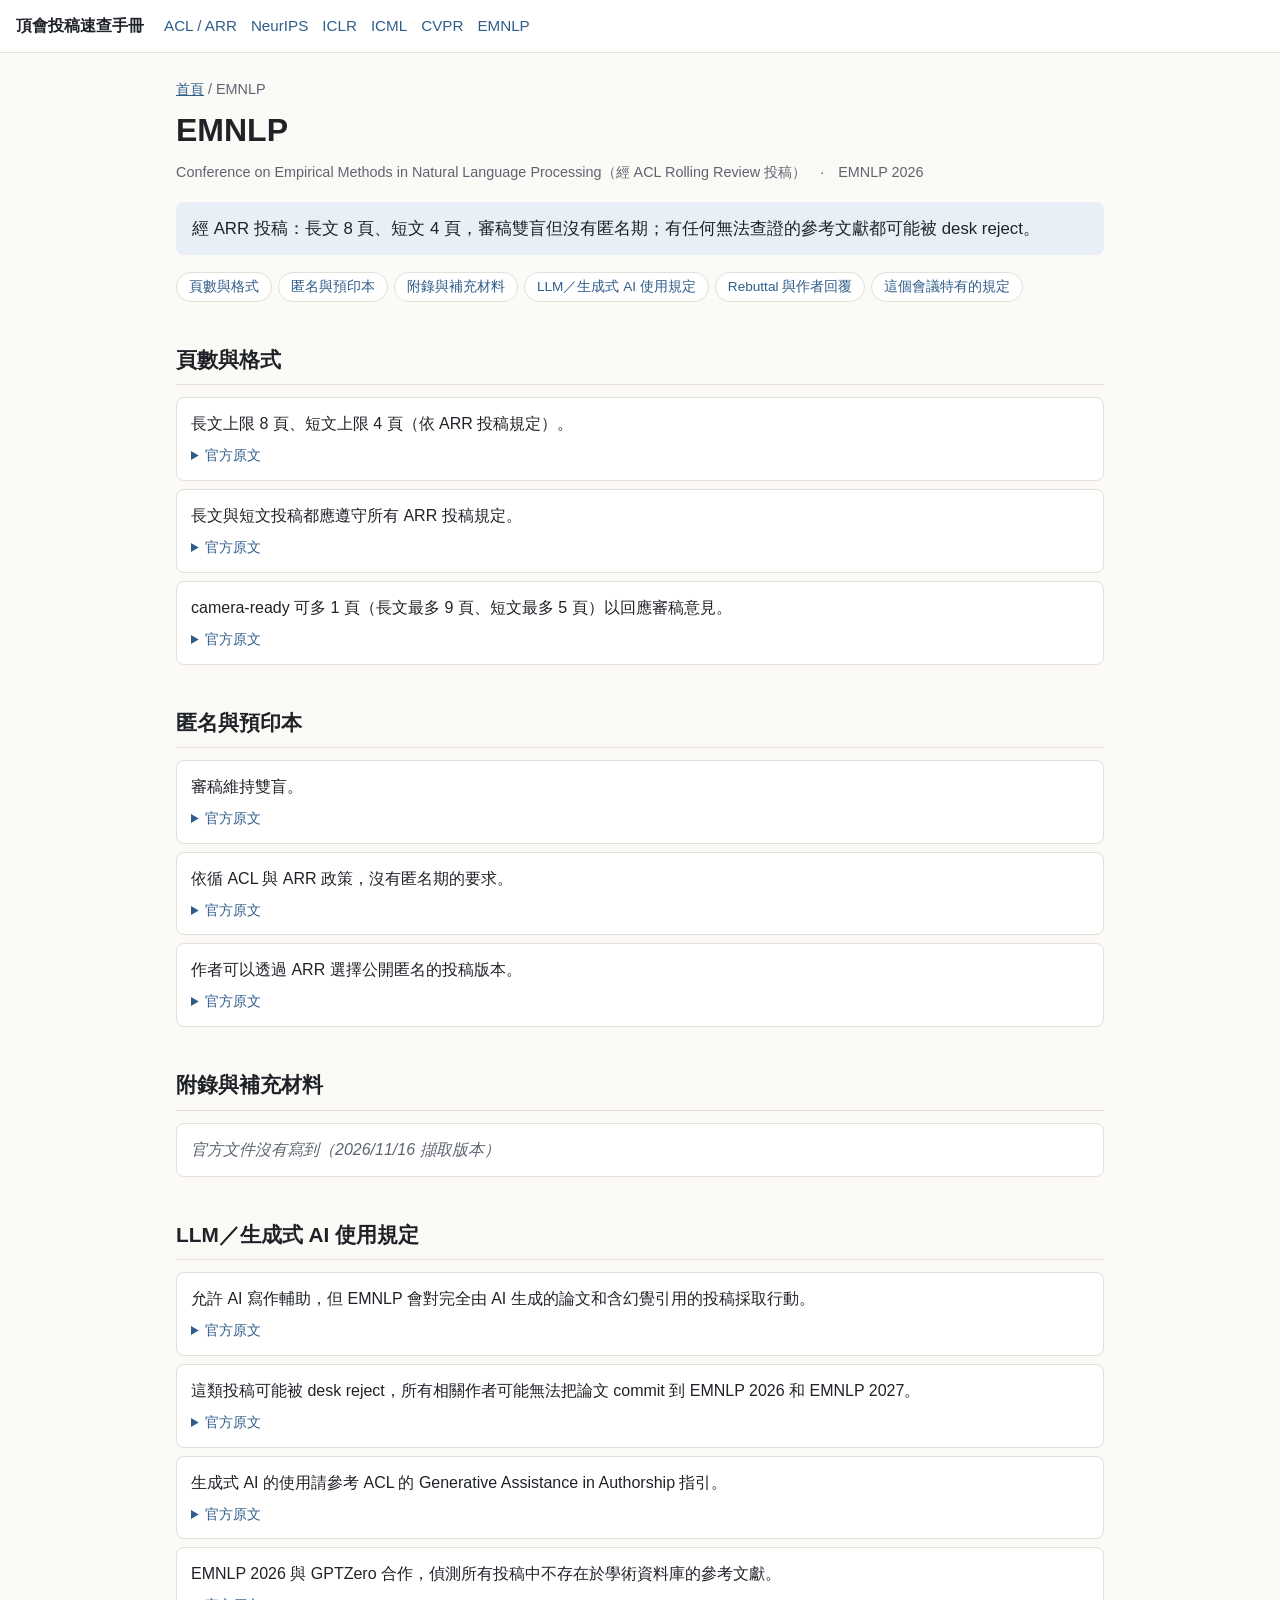
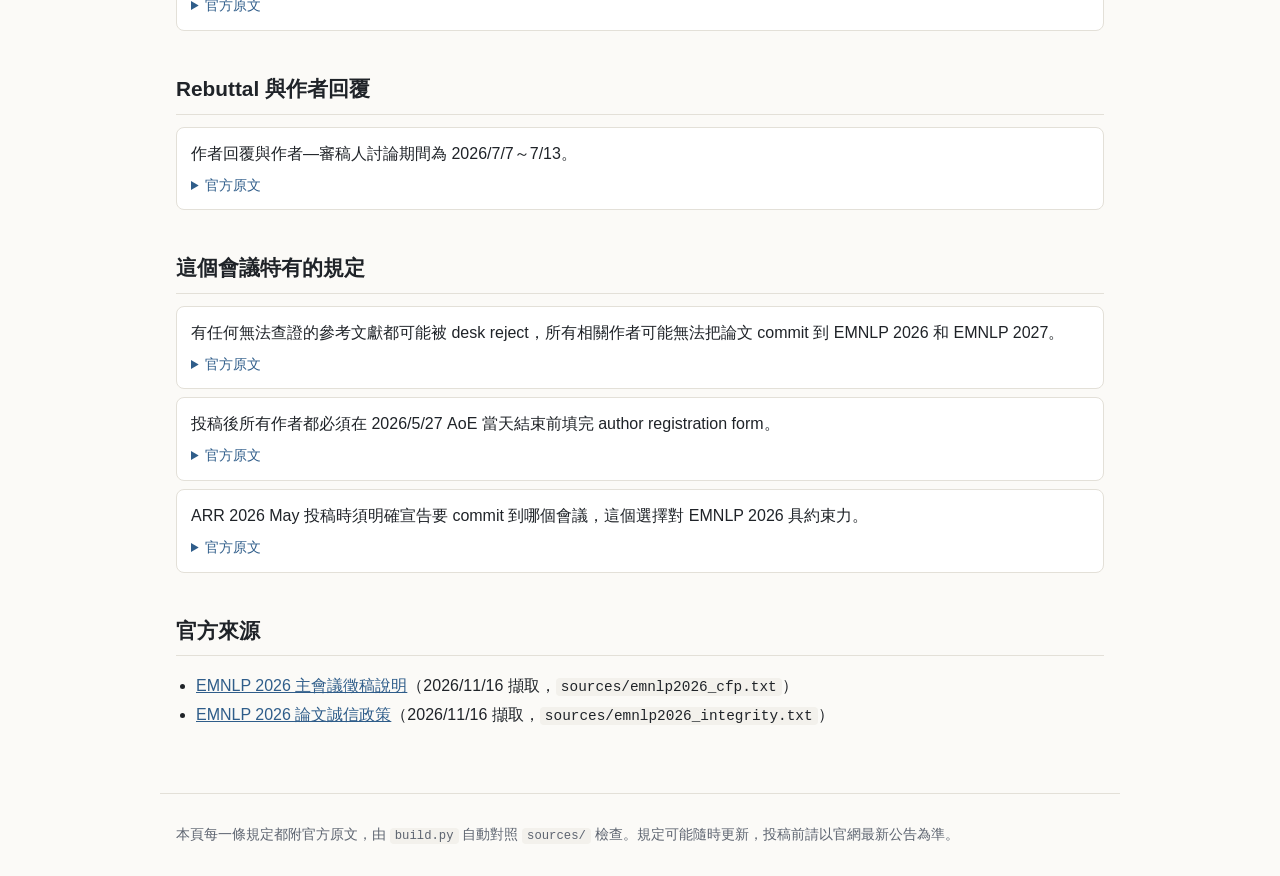
<file: venues/emnlp.html>
<!doctype html>
<html lang="zh-Hant">
<head>
<meta charset="utf-8">
<meta name="viewport" content="width=device-width, initial-scale=1">
<title>EMNLP 投稿規則｜頂會投稿速查手冊</title>
<link rel="stylesheet" href="../assets/style.css">
</head>
<body>
<header class="site">
  <a class="brand" href="../index.html">頂會投稿速查手冊</a>
  <nav><a href="acl-arr.html">ACL / ARR</a><a href="neurips.html">NeurIPS</a><a href="iclr.html">ICLR</a><a href="icml.html">ICML</a><a href="cvpr.html">CVPR</a><a href="emnlp.html">EMNLP</a></nav>
</header>
<main>
  <p class="crumb"><a href="../index.html">首頁</a> / EMNLP</p>
  <h1>EMNLP</h1>
  <p class="full-name">Conference on Empirical Methods in Natural Language Processing（經 ACL Rolling Review 投稿）　·　EMNLP 2026</p>
  <p class="summary">經 ARR 投稿：長文 8 頁、短文 4 頁，審稿雙盲但沒有匿名期；有任何無法查證的參考文獻都可能被 desk reject。</p>
  <nav class="toc"><a href="#pages">頁數與格式</a><a href="#anonymity">匿名與預印本</a><a href="#appendix">附錄與補充材料</a><a href="#llm">LLM／生成式 AI 使用規定</a><a href="#rebuttal">Rebuttal 與作者回覆</a><a href="#special">這個會議特有的規定</a></nav>
  <section id="pages"><h2>頁數與格式</h2><ul class="facts"><li class="fact">長文上限 8 頁、短文上限 4 頁（依 ARR 投稿規定）。<details><summary>官方原文</summary><blockquote lang="en">Long Papers (8 pages) and Short Papers (4 pages)</blockquote><p class="cite">出處：<a href="https://2026.emnlp.org/calls/main_conference_papers/">EMNLP 2026 主會議徵稿說明</a>（2026/11/16 擷取）</p></details></li>
<li class="fact">長文與短文投稿都應遵守所有 ARR 投稿規定。<details><summary>官方原文</summary><blockquote lang="en">Both long and short paper submissions should follow all of the ARR submission requirements, including:</blockquote><p class="cite">出處：<a href="https://2026.emnlp.org/calls/main_conference_papers/">EMNLP 2026 主會議徵稿說明</a>（2026/11/16 擷取）</p></details></li>
<li class="fact">camera-ready 可多 1 頁（長文最多 9 頁、短文最多 5 頁）以回應審稿意見。<details><summary>官方原文</summary><blockquote lang="en">Final versions of accepted papers will be given one additional page of content (up to 9 pages for long papers, up to 5 pages for short papers) to address reviewers’ comments.</blockquote><p class="cite">出處：<a href="https://2026.emnlp.org/calls/main_conference_papers/">EMNLP 2026 主會議徵稿說明</a>（2026/11/16 擷取）</p></details></li></ul></section>
<section id="anonymity"><h2>匿名與預印本</h2><ul class="facts"><li class="fact">審稿維持雙盲。<details><summary>官方原文</summary><blockquote lang="en">The reviewing process will continue to be double-blind.</blockquote><p class="cite">出處：<a href="https://2026.emnlp.org/calls/main_conference_papers/">EMNLP 2026 主會議徵稿說明</a>（2026/11/16 擷取）</p></details></li>
<li class="fact">依循 ACL 與 ARR 政策，沒有匿名期的要求。<details><summary>官方原文</summary><blockquote lang="en">Following the ACL and ARR policies, there is no anonymity period requirement.</blockquote><p class="cite">出處：<a href="https://2026.emnlp.org/calls/main_conference_papers/">EMNLP 2026 主會議徵稿說明</a>（2026/11/16 擷取）</p></details></li>
<li class="fact">作者可以透過 ARR 選擇公開匿名的投稿版本。<details><summary>官方原文</summary><blockquote lang="en">However, authors will be given the option through ARR to make their anonymized submitted articles publicly visible.</blockquote><p class="cite">出處：<a href="https://2026.emnlp.org/calls/main_conference_papers/">EMNLP 2026 主會議徵稿說明</a>（2026/11/16 擷取）</p></details></li></ul></section>
<section id="appendix"><h2>附錄與補充材料</h2><ul class="facts"><li class="fact missing">官方文件沒有寫到（2026/11/16 擷取版本）</li></ul></section>
<section id="llm"><h2>LLM／生成式 AI 使用規定</h2><ul class="facts"><li class="fact">允許 AI 寫作輔助，但 EMNLP 會對完全由 AI 生成的論文和含幻覺引用的投稿採取行動。<details><summary>官方原文</summary><blockquote lang="en">submissions with hallucinated citations, and entirely AI-generated papers (AI writing assistance is permitted). EMNLP will take actions against such submissions</blockquote><p class="cite">出處：<a href="https://2026.emnlp.org/calls/main_conference_papers/">EMNLP 2026 主會議徵稿說明</a>（2026/11/16 擷取）</p></details></li>
<li class="fact">這類投稿可能被 desk reject，所有相關作者可能無法把論文 commit 到 EMNLP 2026 和 EMNLP 2027。<details><summary>官方原文</summary><blockquote lang="en">Such submissions may be desk rejected, and all authors involved in the submission may be ineligible to commit their paper(s) to EMNLP 2026 and EMNLP 2027.</blockquote><p class="cite">出處：<a href="https://2026.emnlp.org/calls/main_conference_papers/">EMNLP 2026 主會議徵稿說明</a>（2026/11/16 擷取）</p></details></li>
<li class="fact">生成式 AI 的使用請參考 ACL 的 Generative Assistance in Authorship 指引。<details><summary>官方原文</summary><blockquote lang="en">Please refer to ACL’s guidelines on Generative Assistance in Authorship.</blockquote><p class="cite">出處：<a href="https://2026.emnlp.org/paper-integrity-policy/">EMNLP 2026 論文誠信政策</a>（2026/11/16 擷取）</p></details></li>
<li class="fact">EMNLP 2026 與 GPTZero 合作，偵測所有投稿中不存在於學術資料庫的參考文獻。<details><summary>官方原文</summary><blockquote lang="en">EMNLP 2026 has partnered with GPTZero to detect references that do not exist in academic databases in all submitted papers.</blockquote><p class="cite">出處：<a href="https://2026.emnlp.org/paper-integrity-policy/">EMNLP 2026 論文誠信政策</a>（2026/11/16 擷取）</p></details></li></ul></section>
<section id="rebuttal"><h2>Rebuttal 與作者回覆</h2><ul class="facts"><li class="fact">作者回覆與作者—審稿人討論期間為 2026/7/7～7/13。<details><summary>官方原文</summary><blockquote lang="en">Author response and author-reviewer discussion July 7 - July 13, 2026</blockquote><p class="cite">出處：<a href="https://2026.emnlp.org/calls/main_conference_papers/">EMNLP 2026 主會議徵稿說明</a>（2026/11/16 擷取）</p></details></li></ul></section>
<section id="special"><h2>這個會議特有的規定</h2><ul class="facts"><li class="fact">有任何無法查證的參考文獻都可能被 desk reject，所有相關作者可能無法把論文 commit 到 EMNLP 2026 和 EMNLP 2027。<details><summary>官方原文</summary><blockquote lang="en">Papers with any unverifiable reference may be desk rejected, and all authors involved in the submission may be ineligible to commit their paper(s) to EMNLP 2026 and EMNLP 2027.</blockquote><p class="cite">出處：<a href="https://2026.emnlp.org/paper-integrity-policy/">EMNLP 2026 論文誠信政策</a>（2026/11/16 擷取）</p></details></li>
<li class="fact">投稿後所有作者都必須在 2026/5/27 AoE 當天結束前填完 author registration form。<details><summary>官方原文</summary><blockquote lang="en">After submission, all authors must complete the author registration form by May 27, 2026 EoD AoE.</blockquote><p class="cite">出處：<a href="https://2026.emnlp.org/calls/main_conference_papers/">EMNLP 2026 主會議徵稿說明</a>（2026/11/16 擷取）</p></details></li>
<li class="fact">ARR 2026 May 投稿時須明確宣告要 commit 到哪個會議，這個選擇對 EMNLP 2026 具約束力。<details><summary>官方原文</summary><blockquote lang="en">authors will need to explicitly declare which conference they intend to commit to at submission time. This choice will be binding for EMNLP 2026</blockquote><p class="cite">出處：<a href="https://2026.emnlp.org/calls/main_conference_papers/">EMNLP 2026 主會議徵稿說明</a>（2026/11/16 擷取）</p></details></li></ul></section>
  <section id="sources">
    <h2>官方來源</h2>
    <ul class="sources"><li><a href="https://2026.emnlp.org/calls/main_conference_papers/">EMNLP 2026 主會議徵稿說明</a>（2026/11/16 擷取，<code>sources/emnlp2026_cfp.txt</code>）</li><li><a href="https://2026.emnlp.org/paper-integrity-policy/">EMNLP 2026 論文誠信政策</a>（2026/11/16 擷取，<code>sources/emnlp2026_integrity.txt</code>）</li></ul>
  </section>
</main>
<footer class="site">
  <p>本頁每一條規定都附官方原文，由 <code>build.py</code> 自動對照 <code>sources/</code> 檢查。規定可能隨時更新，投稿前請以官網最新公告為準。</p>
</footer>
</body>
</html>
</file>
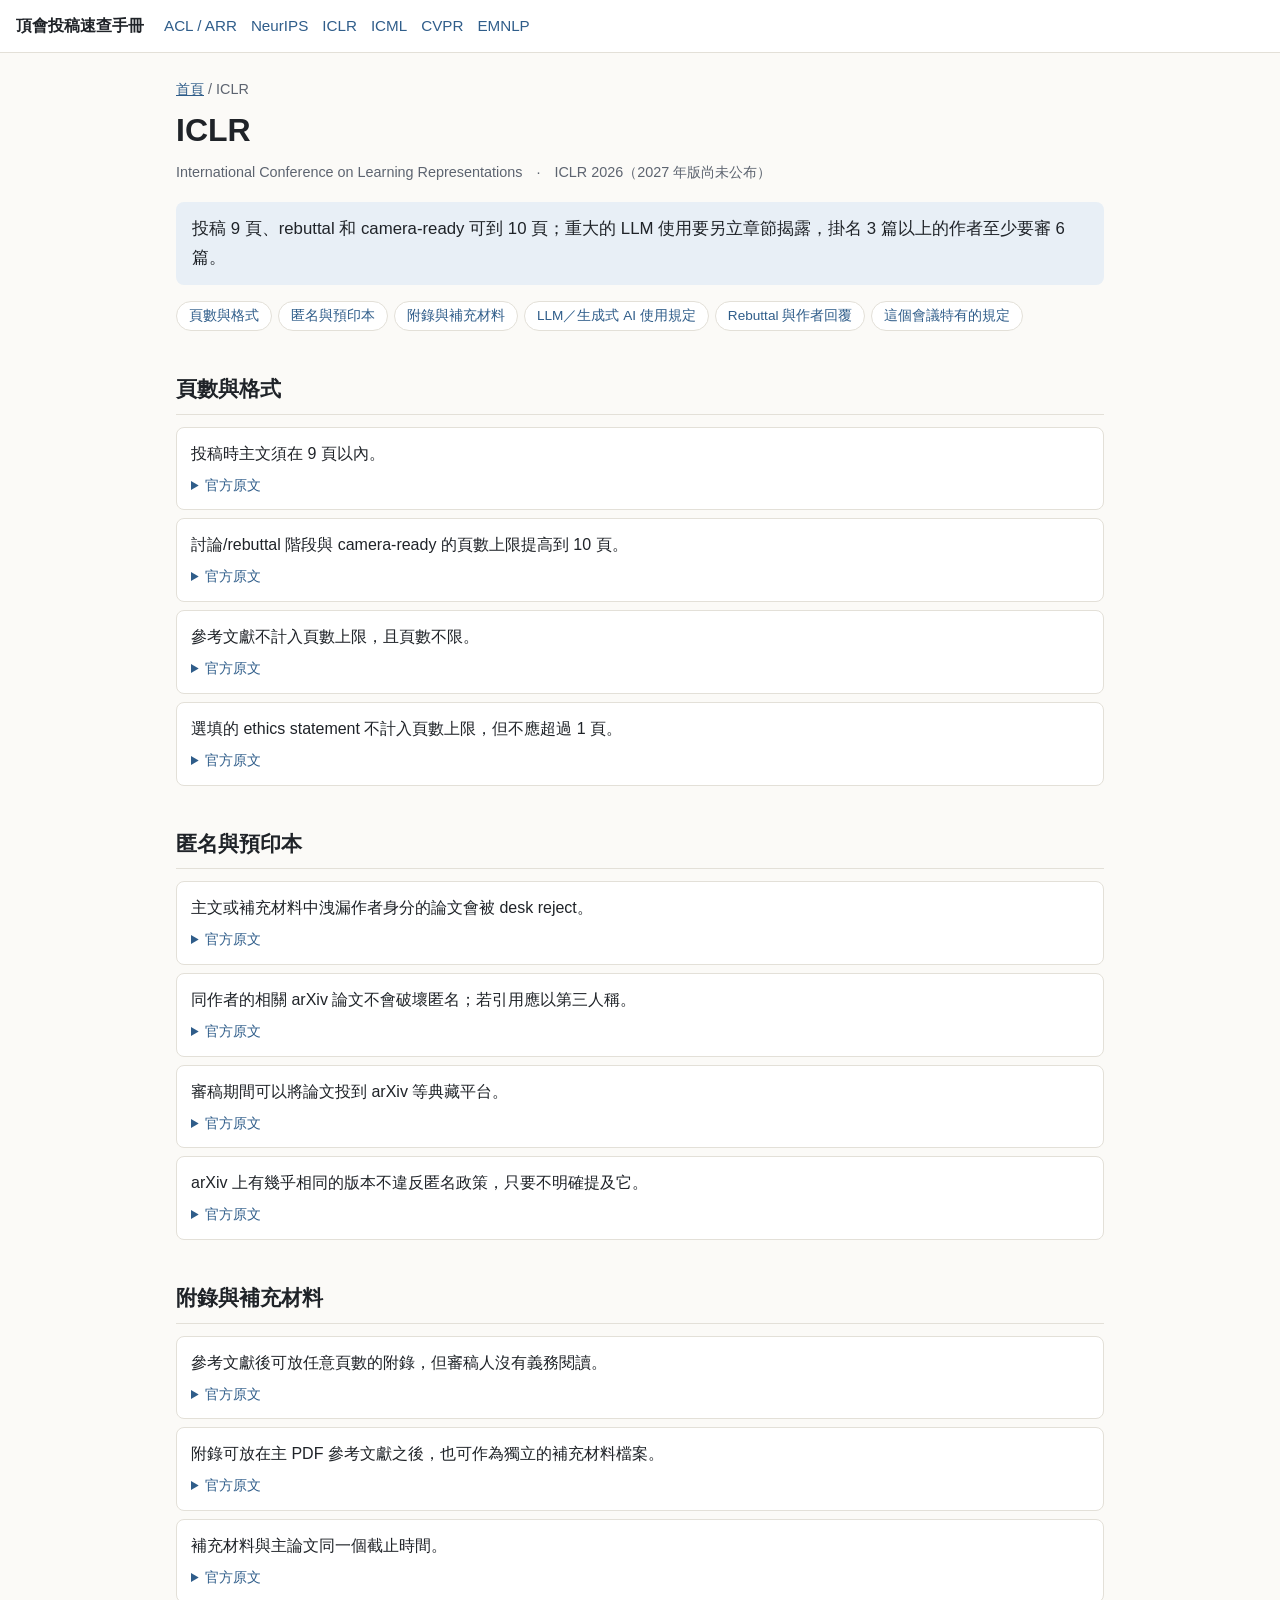
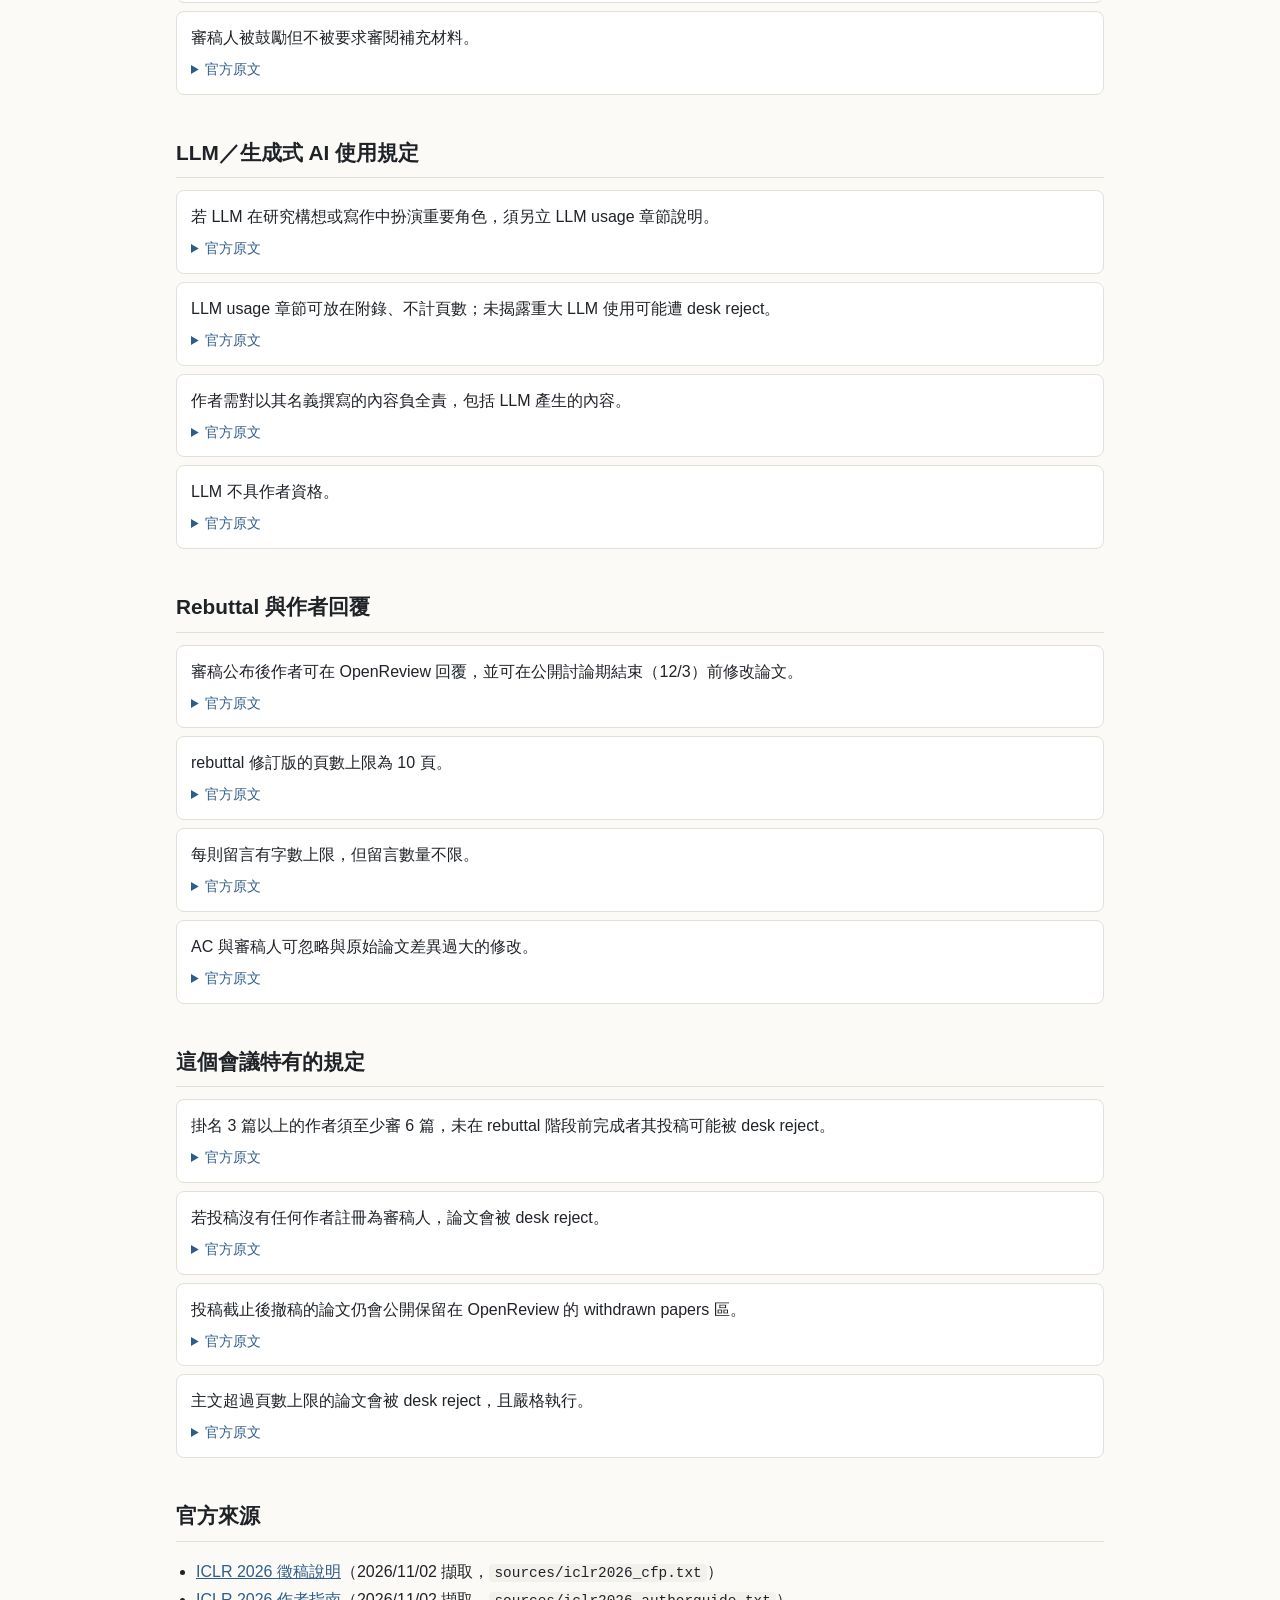
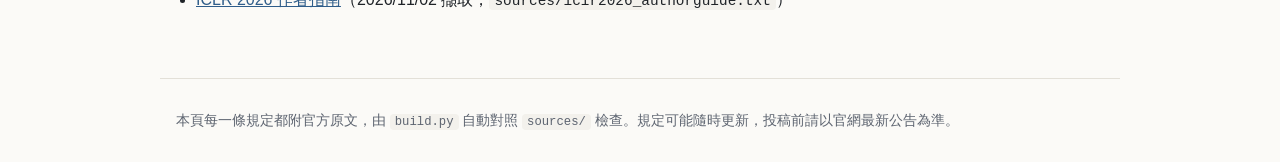
<file: venues/iclr.html>
<!doctype html>
<html lang="zh-Hant">
<head>
<meta charset="utf-8">
<meta name="viewport" content="width=device-width, initial-scale=1">
<title>ICLR 投稿規則｜頂會投稿速查手冊</title>
<link rel="stylesheet" href="../assets/style.css">
</head>
<body>
<header class="site">
  <a class="brand" href="../index.html">頂會投稿速查手冊</a>
  <nav><a href="acl-arr.html">ACL / ARR</a><a href="neurips.html">NeurIPS</a><a href="iclr.html">ICLR</a><a href="icml.html">ICML</a><a href="cvpr.html">CVPR</a><a href="emnlp.html">EMNLP</a></nav>
</header>
<main>
  <p class="crumb"><a href="../index.html">首頁</a> / ICLR</p>
  <h1>ICLR</h1>
  <p class="full-name">International Conference on Learning Representations　·　ICLR 2026（2027 年版尚未公布）</p>
  <p class="summary">投稿 9 頁、rebuttal 和 camera-ready 可到 10 頁；重大的 LLM 使用要另立章節揭露，掛名 3 篇以上的作者至少要審 6 篇。</p>
  <nav class="toc"><a href="#pages">頁數與格式</a><a href="#anonymity">匿名與預印本</a><a href="#appendix">附錄與補充材料</a><a href="#llm">LLM／生成式 AI 使用規定</a><a href="#rebuttal">Rebuttal 與作者回覆</a><a href="#special">這個會議特有的規定</a></nav>
  <section id="pages"><h2>頁數與格式</h2><ul class="facts"><li class="fact">投稿時主文須在 9 頁以內。<details><summary>官方原文</summary><blockquote lang="en">At the time of submission, the main text should be 9 pages or fewer</blockquote><p class="cite">出處：<a href="https://iclr.cc/Conferences/2026/AuthorGuide">ICLR 2026 作者指南</a>（2026/11/02 擷取）</p></details></li>
<li class="fact">討論/rebuttal 階段與 camera-ready 的頁數上限提高到 10 頁。<details><summary>官方原文</summary><blockquote lang="en">During the discussion/rebuttal phase and for the camera ready, the page limit will be increased to 10 pages to allow for new results/discussions.</blockquote><p class="cite">出處：<a href="https://iclr.cc/Conferences/2026/AuthorGuide">ICLR 2026 作者指南</a>（2026/11/02 擷取）</p></details></li>
<li class="fact">參考文獻不計入頁數上限，且頁數不限。<details><summary>官方原文</summary><blockquote lang="en">The list of references does not count towards the page limit, and unlimited additional pages are allowed for the bibliography/references.</blockquote><p class="cite">出處：<a href="https://iclr.cc/Conferences/2026/AuthorGuide">ICLR 2026 作者指南</a>（2026/11/02 擷取）</p></details></li>
<li class="fact">選填的 ethics statement 不計入頁數上限，但不應超過 1 頁。<details><summary>官方原文</summary><blockquote lang="en">The optional ethics statement will not count toward the page limit, but should not be more than 1 page.</blockquote><p class="cite">出處：<a href="https://iclr.cc/Conferences/2026/AuthorGuide">ICLR 2026 作者指南</a>（2026/11/02 擷取）</p></details></li></ul></section>
<section id="anonymity"><h2>匿名與預印本</h2><ul class="facts"><li class="fact">主文或補充材料中洩漏作者身分的論文會被 desk reject。<details><summary>官方原文</summary><blockquote lang="en">Any paper where author identity is revealed in either the main text or the supplementary material will be desk rejected.</blockquote><p class="cite">出處：<a href="https://iclr.cc/Conferences/2026/AuthorGuide">ICLR 2026 作者指南</a>（2026/11/02 擷取）</p></details></li>
<li class="fact">同作者的相關 arXiv 論文不會破壞匿名；若引用應以第三人稱。<details><summary>官方原文</summary><blockquote lang="en">Note that related arxiv papers by the same authors do not break anonymity; if cited, these should be cited in third person.</blockquote><p class="cite">出處：<a href="https://iclr.cc/Conferences/2026/AuthorGuide">ICLR 2026 作者指南</a>（2026/11/02 擷取）</p></details></li>
<li class="fact">審稿期間可以將論文投到 arXiv 等典藏平台。<details><summary>官方原文</summary><blockquote lang="en">Submission of the paper to archival repositories such as arXiv is allowed during the review period.</blockquote><p class="cite">出處：<a href="https://iclr.cc/Conferences/2026/AuthorGuide">ICLR 2026 作者指南</a>（2026/11/02 擷取）</p></details></li>
<li class="fact">arXiv 上有幾乎相同的版本不違反匿名政策，只要不明確提及它。<details><summary>官方原文</summary><blockquote lang="en">I have a nearly identical version on arxiv. Does this violate the anonymity policy? No, so long as you do not refer to it explicitly.</blockquote><p class="cite">出處：<a href="https://iclr.cc/Conferences/2026/AuthorGuide">ICLR 2026 作者指南</a>（2026/11/02 擷取）</p></details></li></ul></section>
<section id="appendix"><h2>附錄與補充材料</h2><ul class="facts"><li class="fact">參考文獻後可放任意頁數的附錄，但審稿人沒有義務閱讀。<details><summary>官方原文</summary><blockquote lang="en">Authors may use as many pages of appendices (after the bibliography) as they wish, but reviewers are not required to read the appendix.</blockquote><p class="cite">出處：<a href="https://iclr.cc/Conferences/2026/AuthorGuide">ICLR 2026 作者指南</a>（2026/11/02 擷取）</p></details></li>
<li class="fact">附錄可放在主 PDF 參考文獻之後，也可作為獨立的補充材料檔案。<details><summary>官方原文</summary><blockquote lang="en">Either is allowed: you can include the appendices at the end of the main pdf after the references, or you can include it as a separate file for the supplementary materials.</blockquote><p class="cite">出處：<a href="https://iclr.cc/Conferences/2026/AuthorGuide">ICLR 2026 作者指南</a>（2026/11/02 擷取）</p></details></li>
<li class="fact">補充材料與主論文同一個截止時間。<details><summary>官方原文</summary><blockquote lang="en">Supplementary material is due at the same time as the main paper.</blockquote><p class="cite">出處：<a href="https://iclr.cc/Conferences/2026/AuthorGuide">ICLR 2026 作者指南</a>（2026/11/02 擷取）</p></details></li>
<li class="fact">審稿人被鼓勵但不被要求審閱補充材料。<details><summary>官方原文</summary><blockquote lang="en">Note that reviewers are encouraged, but not required to review supplementary material during the review process.</blockquote><p class="cite">出處：<a href="https://iclr.cc/Conferences/2026/AuthorGuide">ICLR 2026 作者指南</a>（2026/11/02 擷取）</p></details></li></ul></section>
<section id="llm"><h2>LLM／生成式 AI 使用規定</h2><ul class="facts"><li class="fact">若 LLM 在研究構想或寫作中扮演重要角色，須另立 LLM usage 章節說明。<details><summary>官方原文</summary><blockquote lang="en">if LLMs played a significant role in research ideation and/or writing to the extent that they could be regarded as a contributor, then authors should describe the precise role of the LLM in a separate section on LLM usage.</blockquote><p class="cite">出處：<a href="https://iclr.cc/Conferences/2026/AuthorGuide">ICLR 2026 作者指南</a>（2026/11/02 擷取）</p></details></li>
<li class="fact">LLM usage 章節可放在附錄、不計頁數；未揭露重大 LLM 使用可能遭 desk reject。<details><summary>官方原文</summary><blockquote lang="en">This section can appear in the appendix, and will not be considered as part of the page limit. Not disclosing significant LLM usage can lead to desk rejection of the paper.</blockquote><p class="cite">出處：<a href="https://iclr.cc/Conferences/2026/AuthorGuide">ICLR 2026 作者指南</a>（2026/11/02 擷取）</p></details></li>
<li class="fact">作者需對以其名義撰寫的內容負全責，包括 LLM 產生的內容。<details><summary>官方原文</summary><blockquote lang="en">authors should understand that they take full responsibility for the contents written under their name, including content generated by LLMs</blockquote><p class="cite">出處：<a href="https://iclr.cc/Conferences/2026/AuthorGuide">ICLR 2026 作者指南</a>（2026/11/02 擷取）</p></details></li>
<li class="fact">LLM 不具作者資格。<details><summary>官方原文</summary><blockquote lang="en">LLMs are not eligible for authorship.</blockquote><p class="cite">出處：<a href="https://iclr.cc/Conferences/2026/AuthorGuide">ICLR 2026 作者指南</a>（2026/11/02 擷取）</p></details></li></ul></section>
<section id="rebuttal"><h2>Rebuttal 與作者回覆</h2><ul class="facts"><li class="fact">審稿公布後作者可在 OpenReview 回覆，並可在公開討論期結束（12/3）前修改論文。<details><summary>官方原文</summary><blockquote lang="en">Once reviews have been posted, authors can post responses to the reviews as comments on OpenReview Authors can also revise their paper until the end of the public discussion period (Dec 3).</blockquote><p class="cite">出處：<a href="https://iclr.cc/Conferences/2026/AuthorGuide">ICLR 2026 作者指南</a>（2026/11/02 擷取）</p></details></li>
<li class="fact">rebuttal 修訂版的頁數上限為 10 頁。<details><summary>官方原文</summary><blockquote lang="en">For rebuttal revisions, how many pages are allowed? The page limit is identical with the submission version (10 pages).</blockquote><p class="cite">出處：<a href="https://iclr.cc/Conferences/2026/AuthorGuide">ICLR 2026 作者指南</a>（2026/11/02 擷取）</p></details></li>
<li class="fact">每則留言有字數上限，但留言數量不限。<details><summary>官方原文</summary><blockquote lang="en">There is a word limit for each comment, but there is no limit on the number of comments</blockquote><p class="cite">出處：<a href="https://iclr.cc/Conferences/2026/AuthorGuide">ICLR 2026 作者指南</a>（2026/11/02 擷取）</p></details></li>
<li class="fact">AC 與審稿人可忽略與原始論文差異過大的修改。<details><summary>官方原文</summary><blockquote lang="en">Area chairs and reviewers reserve the right to ignore changes that are significantly different from the original paper.</blockquote><p class="cite">出處：<a href="https://iclr.cc/Conferences/2026/AuthorGuide">ICLR 2026 作者指南</a>（2026/11/02 擷取）</p></details></li></ul></section>
<section id="special"><h2>這個會議特有的規定</h2><ul class="facts"><li class="fact">掛名 3 篇以上的作者須至少審 6 篇，未在 rebuttal 階段前完成者其投稿可能被 desk reject。<details><summary>官方原文</summary><blockquote lang="en">All authors who are on 3 or more papers must serve as a reviewer for at least 6 papers. Authors in this category that fail to finish reviews by rebuttal stage may have their paper submissions desk rejected.</blockquote><p class="cite">出處：<a href="https://iclr.cc/Conferences/2026/AuthorGuide">ICLR 2026 作者指南</a>（2026/11/02 擷取）</p></details></li>
<li class="fact">若投稿沒有任何作者註冊為審稿人，論文會被 desk reject。<details><summary>官方原文</summary><blockquote lang="en">If none of the authors are registered as a reviewer, it will result in desk rejection for the paper.</blockquote><p class="cite">出處：<a href="https://iclr.cc/Conferences/2026/AuthorGuide">ICLR 2026 作者指南</a>（2026/11/02 擷取）</p></details></li>
<li class="fact">投稿截止後撤稿的論文仍會公開保留在 OpenReview 的 withdrawn papers 區。<details><summary>官方原文</summary><blockquote lang="en">if an author chooses to withdraw a submission, it will remain hosted by OpenReview in a publicly visible &quot;withdrawn papers&quot; section.</blockquote><p class="cite">出處：<a href="https://iclr.cc/Conferences/2026/AuthorGuide">ICLR 2026 作者指南</a>（2026/11/02 擷取）</p></details></li>
<li class="fact">主文超過頁數上限的論文會被 desk reject，且嚴格執行。<details><summary>官方原文</summary><blockquote lang="en">This limit will be strictly enforced. Papers with main text beyond the page limit will be desk-rejected.</blockquote><p class="cite">出處：<a href="https://iclr.cc/Conferences/2026/AuthorGuide">ICLR 2026 作者指南</a>（2026/11/02 擷取）</p></details></li></ul></section>
  <section id="sources">
    <h2>官方來源</h2>
    <ul class="sources"><li><a href="https://iclr.cc/Conferences/2026/CallForPapers">ICLR 2026 徵稿說明</a>（2026/11/02 擷取，<code>sources/iclr2026_cfp.txt</code>）</li><li><a href="https://iclr.cc/Conferences/2026/AuthorGuide">ICLR 2026 作者指南</a>（2026/11/02 擷取，<code>sources/iclr2026_authorguide.txt</code>）</li></ul>
  </section>
</main>
<footer class="site">
  <p>本頁每一條規定都附官方原文，由 <code>build.py</code> 自動對照 <code>sources/</code> 檢查。規定可能隨時更新，投稿前請以官網最新公告為準。</p>
</footer>
</body>
</html>
</file>
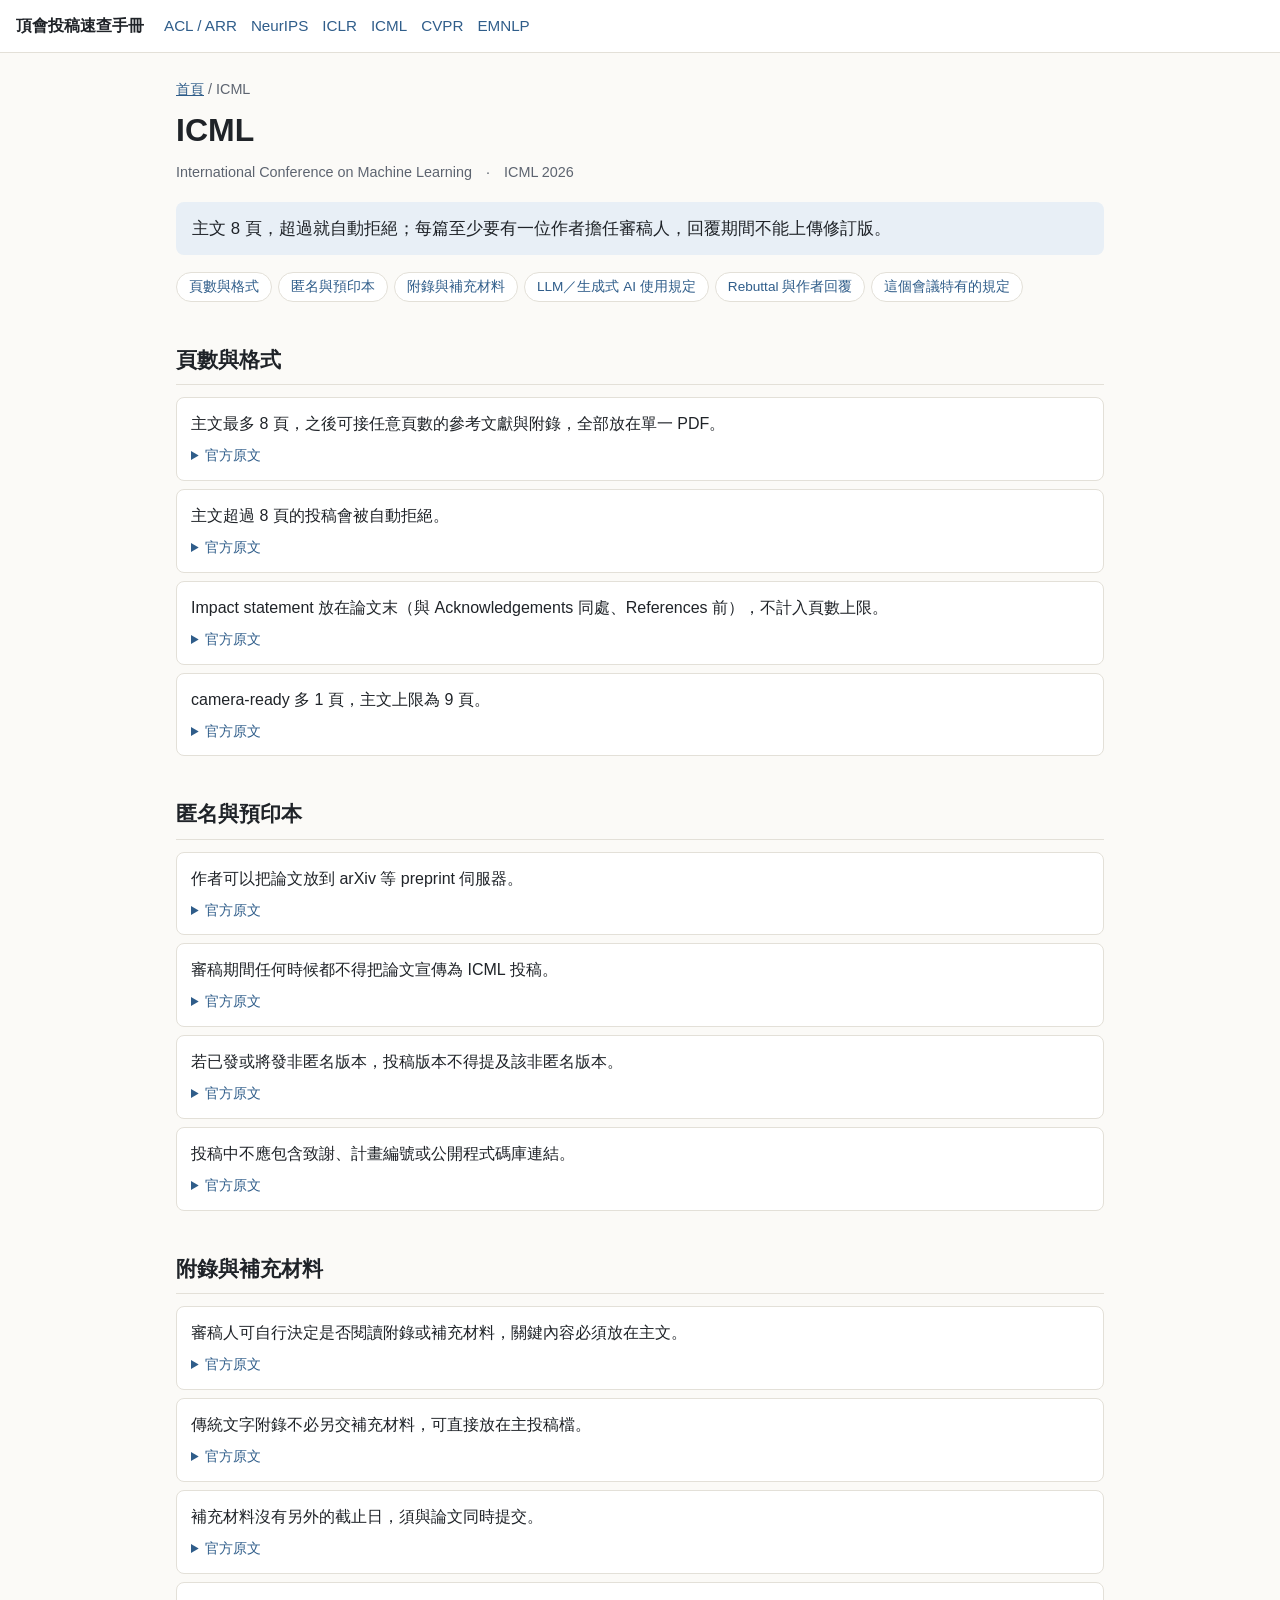
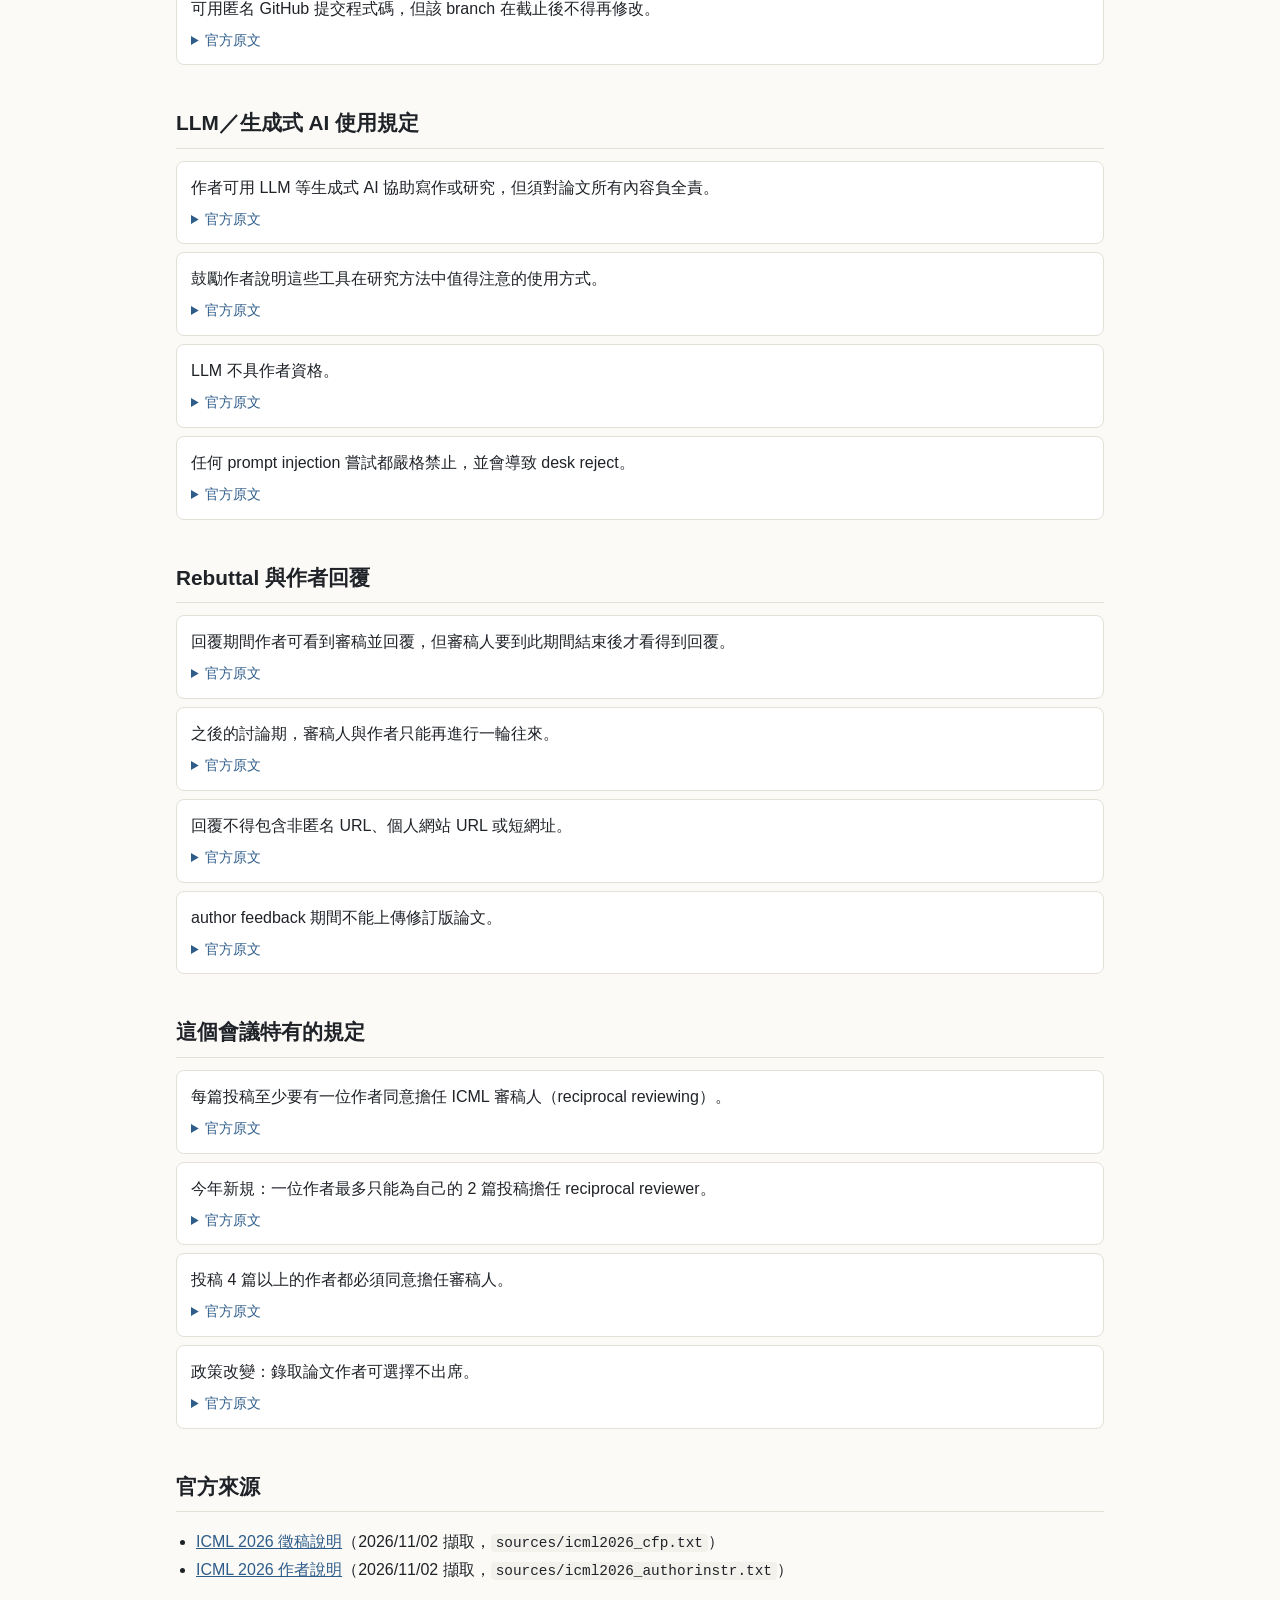
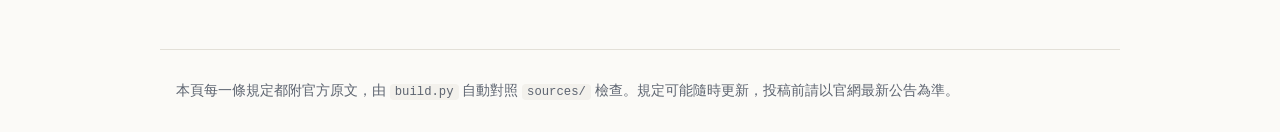
<file: venues/icml.html>
<!doctype html>
<html lang="zh-Hant">
<head>
<meta charset="utf-8">
<meta name="viewport" content="width=device-width, initial-scale=1">
<title>ICML 投稿規則｜頂會投稿速查手冊</title>
<link rel="stylesheet" href="../assets/style.css">
</head>
<body>
<header class="site">
  <a class="brand" href="../index.html">頂會投稿速查手冊</a>
  <nav><a href="acl-arr.html">ACL / ARR</a><a href="neurips.html">NeurIPS</a><a href="iclr.html">ICLR</a><a href="icml.html">ICML</a><a href="cvpr.html">CVPR</a><a href="emnlp.html">EMNLP</a></nav>
</header>
<main>
  <p class="crumb"><a href="../index.html">首頁</a> / ICML</p>
  <h1>ICML</h1>
  <p class="full-name">International Conference on Machine Learning　·　ICML 2026</p>
  <p class="summary">主文 8 頁，超過就自動拒絕；每篇至少要有一位作者擔任審稿人，回覆期間不能上傳修訂版。</p>
  <nav class="toc"><a href="#pages">頁數與格式</a><a href="#anonymity">匿名與預印本</a><a href="#appendix">附錄與補充材料</a><a href="#llm">LLM／生成式 AI 使用規定</a><a href="#rebuttal">Rebuttal 與作者回覆</a><a href="#special">這個會議特有的規定</a></nav>
  <section id="pages"><h2>頁數與格式</h2><ul class="facts"><li class="fact">主文最多 8 頁，之後可接任意頁數的參考文獻與附錄，全部放在單一 PDF。<details><summary>官方原文</summary><blockquote lang="en">Submitted papers are composed of a main body, which can be up to eight pages long, followed by any number of pages for references and appendices, all in a single PDF file.</blockquote><p class="cite">出處：<a href="https://icml.cc/Conferences/2026/AuthorInstructions">ICML 2026 作者說明</a>（2026/11/02 擷取）</p></details></li>
<li class="fact">主文超過 8 頁的投稿會被自動拒絕。<details><summary>官方原文</summary><blockquote lang="en">In particular, any submission whose main body goes over the 8 page limit will be automatically rejected.</blockquote><p class="cite">出處：<a href="https://icml.cc/Conferences/2026/AuthorInstructions">ICML 2026 作者說明</a>（2026/11/02 擷取）</p></details></li>
<li class="fact">Impact statement 放在論文末（與 Acknowledgements 同處、References 前），不計入頁數上限。<details><summary>官方原文</summary><blockquote lang="en">This statement should be in a separate section at the end of the paper (co-located with Acknowledgements, before References), and does not count toward the paper page limit.</blockquote><p class="cite">出處：<a href="https://icml.cc/Conferences/2026/CallForPapers">ICML 2026 徵稿說明</a>（2026/11/02 擷取）</p></details></li>
<li class="fact">camera-ready 多 1 頁，主文上限為 9 頁。<details><summary>官方原文</summary><blockquote lang="en">In the camera-ready version, you have an extra page to address reviewer comments, so the length limit of the paper body is 9 pages</blockquote><p class="cite">出處：<a href="https://icml.cc/Conferences/2026/AuthorInstructions">ICML 2026 作者說明</a>（2026/11/02 擷取）</p></details></li></ul></section>
<section id="anonymity"><h2>匿名與預印本</h2><ul class="facts"><li class="fact">作者可以把論文放到 arXiv 等 preprint 伺服器。<details><summary>官方原文</summary><blockquote lang="en">Authors are allowed to post versions of their work on preprint servers such as arXiv.</blockquote><p class="cite">出處：<a href="https://icml.cc/Conferences/2026/CallForPapers">ICML 2026 徵稿說明</a>（2026/11/02 擷取）</p></details></li>
<li class="fact">審稿期間任何時候都不得把論文宣傳為 ICML 投稿。<details><summary>官方原文</summary><blockquote lang="en">However, under no circumstances should the work be advertised as an ICML submission at any time during the review period</blockquote><p class="cite">出處：<a href="https://icml.cc/Conferences/2026/CallForPapers">ICML 2026 徵稿說明</a>（2026/11/02 擷取）</p></details></li>
<li class="fact">若已發或將發非匿名版本，投稿版本不得提及該非匿名版本。<details><summary>官方原文</summary><blockquote lang="en">If the authors have posted or plan to post a non-anonymized version of the paper online before the ICML decisions are made, the submitted version must not refer to the non-anonymized version.</blockquote><p class="cite">出處：<a href="https://icml.cc/Conferences/2026/CallForPapers">ICML 2026 徵稿說明</a>（2026/11/02 擷取）</p></details></li>
<li class="fact">投稿中不應包含致謝、計畫編號或公開程式碼庫連結。<details><summary>官方原文</summary><blockquote lang="en">They should refrain from including acknowledgements, grant numbers, or links to public code repositories in their submissions.</blockquote><p class="cite">出處：<a href="https://icml.cc/Conferences/2026/AuthorInstructions">ICML 2026 作者說明</a>（2026/11/02 擷取）</p></details></li></ul></section>
<section id="appendix"><h2>附錄與補充材料</h2><ul class="facts"><li class="fact">審稿人可自行決定是否閱讀附錄或補充材料，關鍵內容必須放在主文。<details><summary>官方原文</summary><blockquote lang="en">It is entirely up to the reviewers to decide whether they wish to consult any of the appendices in the submitted paper or this Supplementary Material. Therefore, if there is material critical to the evaluation of the paper, it needs to be included in the main body of the paper.</blockquote><p class="cite">出處：<a href="https://icml.cc/Conferences/2026/AuthorInstructions">ICML 2026 作者說明</a>（2026/11/02 擷取）</p></details></li>
<li class="fact">傳統文字附錄不必另交補充材料，可直接放在主投稿檔。<details><summary>官方原文</summary><blockquote lang="en">Note that traditional text appendices to the paper need not be submitted as a separate Supplementary Material</blockquote><p class="cite">出處：<a href="https://icml.cc/Conferences/2026/AuthorInstructions">ICML 2026 作者說明</a>（2026/11/02 擷取）</p></details></li>
<li class="fact">補充材料沒有另外的截止日，須與論文同時提交。<details><summary>官方原文</summary><blockquote lang="en">There is no separate deadline for Supplementary Material: All supplementary material must be submitted by the same deadline as the paper submission.</blockquote><p class="cite">出處：<a href="https://icml.cc/Conferences/2026/AuthorInstructions">ICML 2026 作者說明</a>（2026/11/02 擷取）</p></details></li>
<li class="fact">可用匿名 GitHub 提交程式碼，但該 branch 在截止後不得再修改。<details><summary>官方原文</summary><blockquote lang="en">Submission of code through anonymous GitHub repositories is also allowed; however, they have to be on a branch that will not be modified after the submission deadline.</blockquote><p class="cite">出處：<a href="https://icml.cc/Conferences/2026/AuthorInstructions">ICML 2026 作者說明</a>（2026/11/02 擷取）</p></details></li></ul></section>
<section id="llm"><h2>LLM／生成式 AI 使用規定</h2><ul class="facts"><li class="fact">作者可用 LLM 等生成式 AI 協助寫作或研究，但須對論文所有內容負全責。<details><summary>官方原文</summary><blockquote lang="en">Authors are allowed to use generative AI tools such as Large Language Models (LLMs) to assist in writing or research. However, authors must take full responsibility for all content in their paper</blockquote><p class="cite">出處：<a href="https://icml.cc/Conferences/2026/CallForPapers">ICML 2026 徵稿說明</a>（2026/11/02 擷取）</p></details></li>
<li class="fact">鼓勵作者說明這些工具在研究方法中值得注意的使用方式。<details><summary>官方原文</summary><blockquote lang="en">We encourage authors to explain any notable ways in which these tools were used in their research methodology.</blockquote><p class="cite">出處：<a href="https://icml.cc/Conferences/2026/CallForPapers">ICML 2026 徵稿說明</a>（2026/11/02 擷取）</p></details></li>
<li class="fact">LLM 不具作者資格。<details><summary>官方原文</summary><blockquote lang="en">LLMs are not eligible for authorship.</blockquote><p class="cite">出處：<a href="https://icml.cc/Conferences/2026/CallForPapers">ICML 2026 徵稿說明</a>（2026/11/02 擷取）</p></details></li>
<li class="fact">任何 prompt injection 嘗試都嚴格禁止，並會導致 desk reject。<details><summary>官方原文</summary><blockquote lang="en">Any attempts at prompt injection are strictly forbidden and will result in desk rejection.</blockquote><p class="cite">出處：<a href="https://icml.cc/Conferences/2026/CallForPapers">ICML 2026 徵稿說明</a>（2026/11/02 擷取）</p></details></li></ul></section>
<section id="rebuttal"><h2>Rebuttal 與作者回覆</h2><ul class="facts"><li class="fact">回覆期間作者可看到審稿並回覆，但審稿人要到此期間結束後才看得到回覆。<details><summary>官方原文</summary><blockquote lang="en">During this response period, authors can see the reviews and respond to their content, but these responses will only be visible to the reviewers after this period.</blockquote><p class="cite">出處：<a href="https://icml.cc/Conferences/2026/AuthorInstructions">ICML 2026 作者說明</a>（2026/11/02 擷取）</p></details></li>
<li class="fact">之後的討論期，審稿人與作者只能再進行一輪往來。<details><summary>官方原文</summary><blockquote lang="en">During the subsequent discussion period, reviewers and authors will be able to engage in one additional round of communication</blockquote><p class="cite">出處：<a href="https://icml.cc/Conferences/2026/AuthorInstructions">ICML 2026 作者說明</a>（2026/11/02 擷取）</p></details></li>
<li class="fact">回覆不得包含非匿名 URL、個人網站 URL 或短網址。<details><summary>官方原文</summary><blockquote lang="en">the response should not contain non-anonymized URLs, URLs for personal websites, or “shortened” URLs</blockquote><p class="cite">出處：<a href="https://icml.cc/Conferences/2026/AuthorInstructions">ICML 2026 作者說明</a>（2026/11/02 擷取）</p></details></li>
<li class="fact">author feedback 期間不能上傳修訂版論文。<details><summary>官方原文</summary><blockquote lang="en">There is no option to upload a revised version of the paper during the author feedback period.</blockquote><p class="cite">出處：<a href="https://icml.cc/Conferences/2026/AuthorInstructions">ICML 2026 作者說明</a>（2026/11/02 擷取）</p></details></li></ul></section>
<section id="special"><h2>這個會議特有的規定</h2><ul class="facts"><li class="fact">每篇投稿至少要有一位作者同意擔任 ICML 審稿人（reciprocal reviewing）。<details><summary>官方原文</summary><blockquote lang="en">All submissions must have at least one author who agrees to serve as a reviewer for ICML.</blockquote><p class="cite">出處：<a href="https://icml.cc/Conferences/2026/CallForPapers">ICML 2026 徵稿說明</a>（2026/11/02 擷取）</p></details></li>
<li class="fact">今年新規：一位作者最多只能為自己的 2 篇投稿擔任 reciprocal reviewer。<details><summary>官方原文</summary><blockquote lang="en">New this year: An author can be designated as the reciprocal reviewer for at most 2 of that author&#x27;s submissions.</blockquote><p class="cite">出處：<a href="https://icml.cc/Conferences/2026/CallForPapers">ICML 2026 徵稿說明</a>（2026/11/02 擷取）</p></details></li>
<li class="fact">投稿 4 篇以上的作者都必須同意擔任審稿人。<details><summary>官方原文</summary><blockquote lang="en">every author with 4 or more submissions must agree to serve as a reviewer for ICML</blockquote><p class="cite">出處：<a href="https://icml.cc/Conferences/2026/CallForPapers">ICML 2026 徵稿說明</a>（2026/11/02 擷取）</p></details></li>
<li class="fact">政策改變：錄取論文作者可選擇不出席。<details><summary>官方原文</summary><blockquote lang="en">Change in policy: Attendance for authors of accepted papers is optional.</blockquote><p class="cite">出處：<a href="https://icml.cc/Conferences/2026/CallForPapers">ICML 2026 徵稿說明</a>（2026/11/02 擷取）</p></details></li></ul></section>
  <section id="sources">
    <h2>官方來源</h2>
    <ul class="sources"><li><a href="https://icml.cc/Conferences/2026/CallForPapers">ICML 2026 徵稿說明</a>（2026/11/02 擷取，<code>sources/icml2026_cfp.txt</code>）</li><li><a href="https://icml.cc/Conferences/2026/AuthorInstructions">ICML 2026 作者說明</a>（2026/11/02 擷取，<code>sources/icml2026_authorinstr.txt</code>）</li></ul>
  </section>
</main>
<footer class="site">
  <p>本頁每一條規定都附官方原文，由 <code>build.py</code> 自動對照 <code>sources/</code> 檢查。規定可能隨時更新，投稿前請以官網最新公告為準。</p>
</footer>
</body>
</html>
</file>
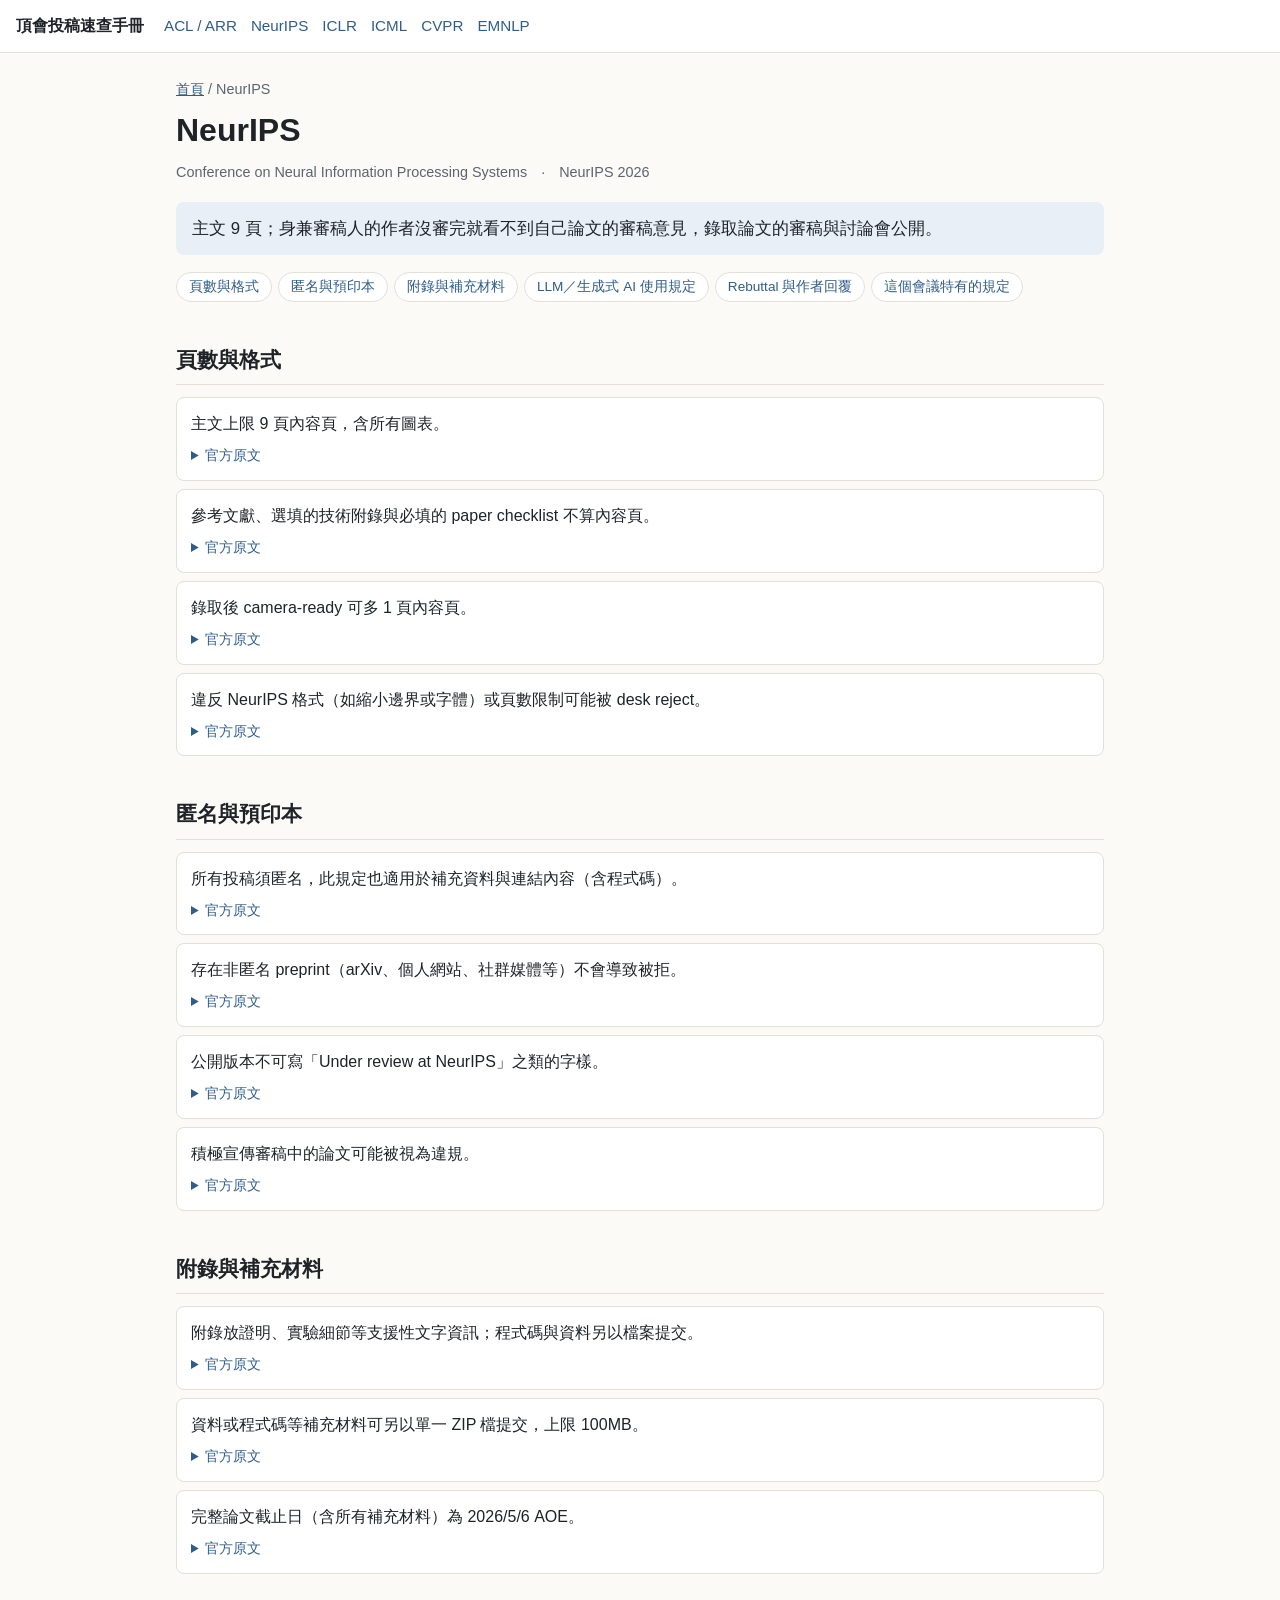
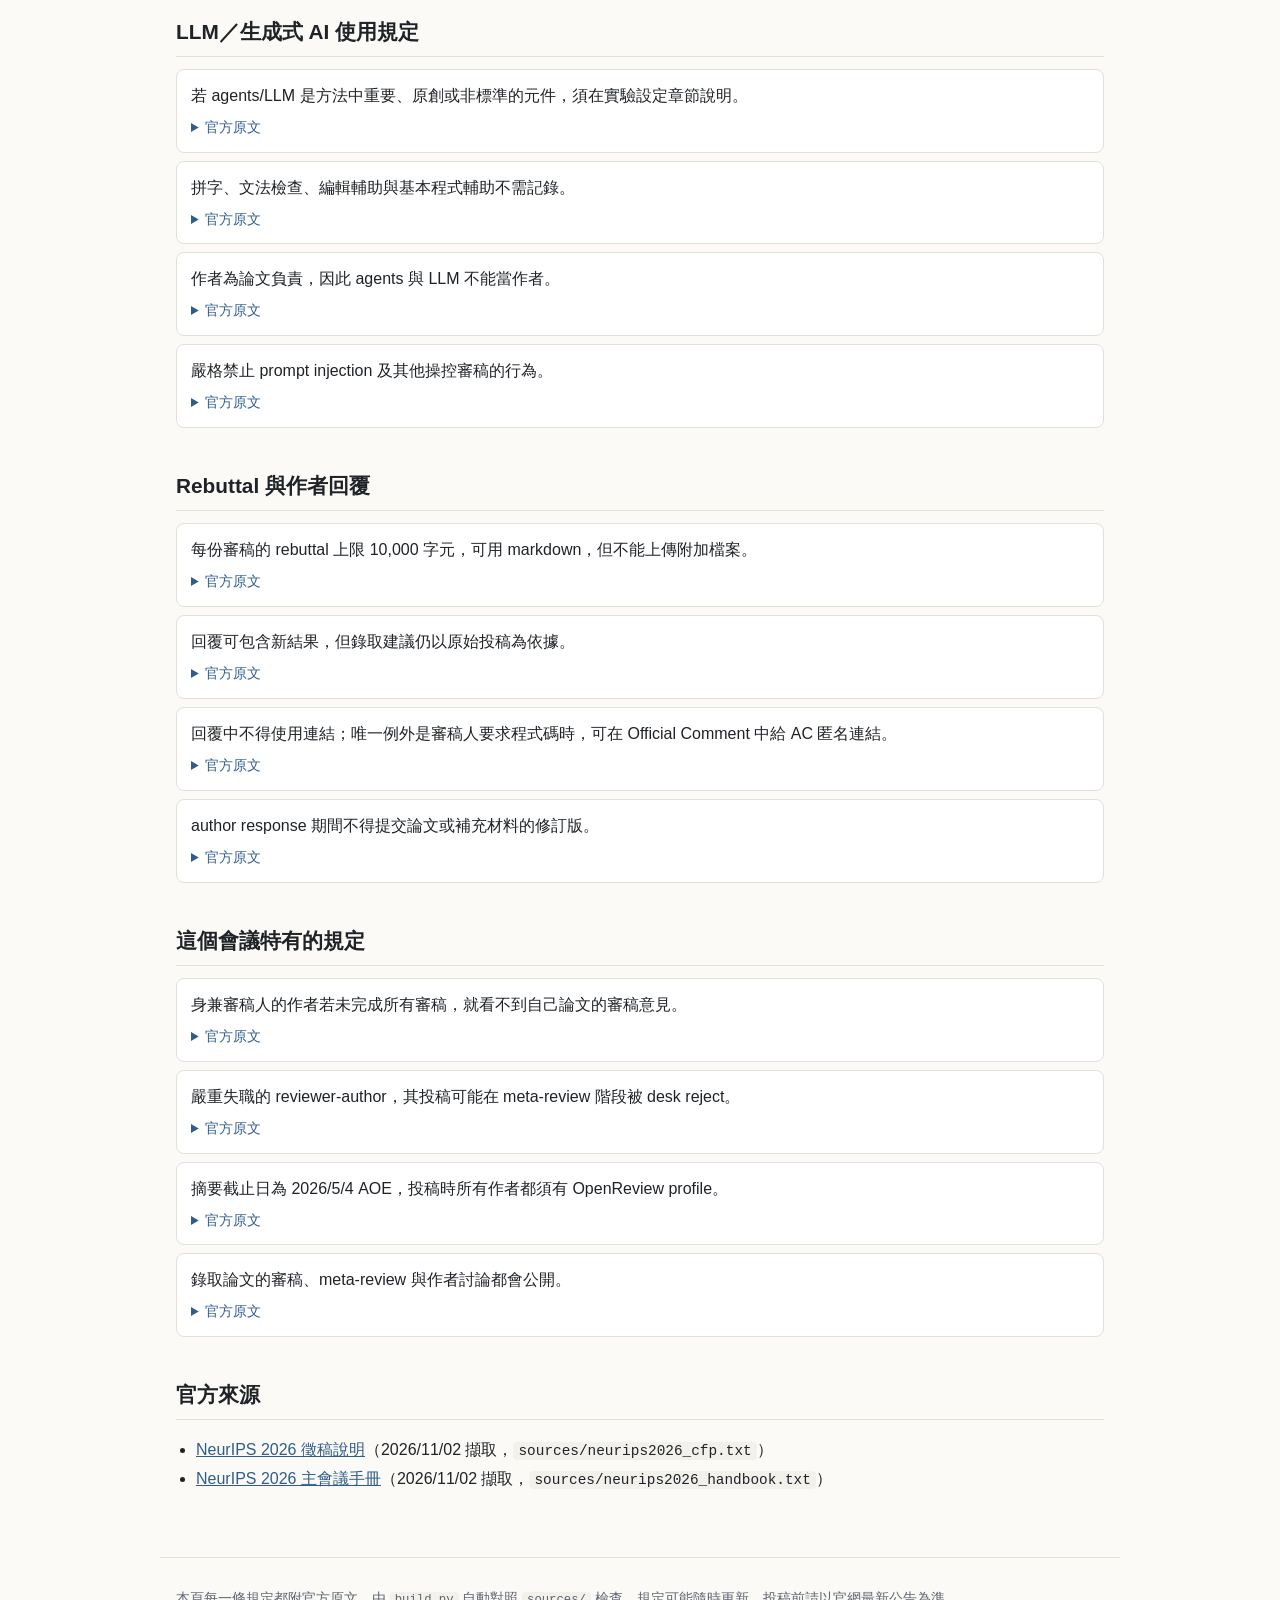
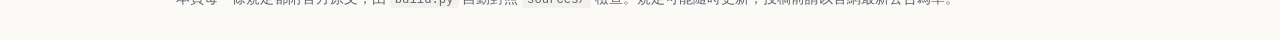
<file: venues/neurips.html>
<!doctype html>
<html lang="zh-Hant">
<head>
<meta charset="utf-8">
<meta name="viewport" content="width=device-width, initial-scale=1">
<title>NeurIPS 投稿規則｜頂會投稿速查手冊</title>
<link rel="stylesheet" href="../assets/style.css">
</head>
<body>
<header class="site">
  <a class="brand" href="../index.html">頂會投稿速查手冊</a>
  <nav><a href="acl-arr.html">ACL / ARR</a><a href="neurips.html">NeurIPS</a><a href="iclr.html">ICLR</a><a href="icml.html">ICML</a><a href="cvpr.html">CVPR</a><a href="emnlp.html">EMNLP</a></nav>
</header>
<main>
  <p class="crumb"><a href="../index.html">首頁</a> / NeurIPS</p>
  <h1>NeurIPS</h1>
  <p class="full-name">Conference on Neural Information Processing Systems　·　NeurIPS 2026</p>
  <p class="summary">主文 9 頁；身兼審稿人的作者沒審完就看不到自己論文的審稿意見，錄取論文的審稿與討論會公開。</p>
  <nav class="toc"><a href="#pages">頁數與格式</a><a href="#anonymity">匿名與預印本</a><a href="#appendix">附錄與補充材料</a><a href="#llm">LLM／生成式 AI 使用規定</a><a href="#rebuttal">Rebuttal 與作者回覆</a><a href="#special">這個會議特有的規定</a></nav>
  <section id="pages"><h2>頁數與格式</h2><ul class="facts"><li class="fact">主文上限 9 頁內容頁，含所有圖表。<details><summary>官方原文</summary><blockquote lang="en">The main text of a submitted paper is limited to nine content pages, including all figures and tables.</blockquote><p class="cite">出處：<a href="https://neurips.cc/Conferences/2026/MainTrackHandbook">NeurIPS 2026 主會議手冊</a>（2026/11/02 擷取）</p></details></li>
<li class="fact">參考文獻、選填的技術附錄與必填的 paper checklist 不算內容頁。<details><summary>官方原文</summary><blockquote lang="en">Additional pages containing references, optional technical appendices and mandatory paper checklist do not count as content pages.</blockquote><p class="cite">出處：<a href="https://neurips.cc/Conferences/2026/MainTrackHandbook">NeurIPS 2026 主會議手冊</a>（2026/11/02 擷取）</p></details></li>
<li class="fact">錄取後 camera-ready 可多 1 頁內容頁。<details><summary>官方原文</summary><blockquote lang="en">If your submission is accepted, you will be allowed an additional content page for the camera-ready version.</blockquote><p class="cite">出處：<a href="https://neurips.cc/Conferences/2026/MainTrackHandbook">NeurIPS 2026 主會議手冊</a>（2026/11/02 擷取）</p></details></li>
<li class="fact">違反 NeurIPS 格式（如縮小邊界或字體）或頁數限制可能被 desk reject。<details><summary>官方原文</summary><blockquote lang="en">Submissions that violate the NeurIPS style (e.g., by decreasing margins or font sizes) or page limits may be desk rejected.</blockquote><p class="cite">出處：<a href="https://neurips.cc/Conferences/2026/MainTrackHandbook">NeurIPS 2026 主會議手冊</a>（2026/11/02 擷取）</p></details></li></ul></section>
<section id="anonymity"><h2>匿名與預印本</h2><ul class="facts"><li class="fact">所有投稿須匿名，此規定也適用於補充資料與連結內容（含程式碼）。<details><summary>官方原文</summary><blockquote lang="en">All submissions must be anonymized and may not contain any identifying information that may violate the double-blind reviewing policy. This policy applies to any supplementary or linked material as well, including code.</blockquote><p class="cite">出處：<a href="https://neurips.cc/Conferences/2026/MainTrackHandbook">NeurIPS 2026 主會議手冊</a>（2026/11/02 擷取）</p></details></li>
<li class="fact">存在非匿名 preprint（arXiv、個人網站、社群媒體等）不會導致被拒。<details><summary>官方原文</summary><blockquote lang="en">The existence of non-anonymous preprints (on arXiv or other online repositories, personal websites, social media) will not result in rejection.</blockquote><p class="cite">出處：<a href="https://neurips.cc/Conferences/2026/MainTrackHandbook">NeurIPS 2026 主會議手冊</a>（2026/11/02 擷取）</p></details></li>
<li class="fact">公開版本不可寫「Under review at NeurIPS」之類的字樣。<details><summary>官方原文</summary><blockquote lang="en">The public versions of the submission should not say &quot;Under review at NeurIPS&quot; or similar.</blockquote><p class="cite">出處：<a href="https://neurips.cc/Conferences/2026/MainTrackHandbook">NeurIPS 2026 主會議手冊</a>（2026/11/02 擷取）</p></details></li>
<li class="fact">積極宣傳審稿中的論文可能被視為違規。<details><summary>官方原文</summary><blockquote lang="en">aggressive advertising of papers under submission may be deemed a violation</blockquote><p class="cite">出處：<a href="https://neurips.cc/Conferences/2026/MainTrackHandbook">NeurIPS 2026 主會議手冊</a>（2026/11/02 擷取）</p></details></li></ul></section>
<section id="appendix"><h2>附錄與補充材料</h2><ul class="facts"><li class="fact">附錄放證明、實驗細節等支援性文字資訊；程式碼與資料另以檔案提交。<details><summary>官方原文</summary><blockquote lang="en">Appendices containing any other supporting textual information e.g. proofs, experimental details (code and data will be submitted in a separate file).</blockquote><p class="cite">出處：<a href="https://neurips.cc/Conferences/2026/MainTrackHandbook">NeurIPS 2026 主會議手冊</a>（2026/11/02 擷取）</p></details></li>
<li class="fact">資料或程式碼等補充材料可另以單一 ZIP 檔提交，上限 100MB。<details><summary>官方原文</summary><blockquote lang="en">Supplementary material, such as data or source code, may also be submitted separately in a single ZIP file of up to 100MB.</blockquote><p class="cite">出處：<a href="https://neurips.cc/Conferences/2026/MainTrackHandbook">NeurIPS 2026 主會議手冊</a>（2026/11/02 擷取）</p></details></li>
<li class="fact">完整論文截止日（含所有補充材料）為 2026/5/6 AOE。<details><summary>官方原文</summary><blockquote lang="en">Full paper submission deadline, including all supplementary materials: May 6, 2026 AOE</blockquote><p class="cite">出處：<a href="https://neurips.cc/Conferences/2026/CallForPapers">NeurIPS 2026 徵稿說明</a>（2026/11/02 擷取）</p></details></li></ul></section>
<section id="llm"><h2>LLM／生成式 AI 使用規定</h2><ul class="facts"><li class="fact">若 agents/LLM 是方法中重要、原創或非標準的元件，須在實驗設定章節說明。<details><summary>官方原文</summary><blockquote lang="en">The use of agents and/or LLMs in implementing the method should be described in the experimental setup section (or equivalent) if it is an important, original, or non-standard component of the approach</blockquote><p class="cite">出處：<a href="https://neurips.cc/Conferences/2026/MainTrackHandbook">NeurIPS 2026 主會議手冊</a>（2026/11/02 擷取）</p></details></li>
<li class="fact">拼字、文法檢查、編輯輔助與基本程式輔助不需記錄。<details><summary>官方原文</summary><blockquote lang="en">The use of spell checkers and grammar suggestions, aid for editing purposes, and basic code assistance does not need to be documented.</blockquote><p class="cite">出處：<a href="https://neurips.cc/Conferences/2026/MainTrackHandbook">NeurIPS 2026 主會議手冊</a>（2026/11/02 擷取）</p></details></li>
<li class="fact">作者為論文負責，因此 agents 與 LLM 不能當作者。<details><summary>官方原文</summary><blockquote lang="en">as you are the one taking responsibility for the work, agents and LLMs cannot be authors</blockquote><p class="cite">出處：<a href="https://neurips.cc/Conferences/2026/MainTrackHandbook">NeurIPS 2026 主會議手冊</a>（2026/11/02 擷取）</p></details></li>
<li class="fact">嚴格禁止 prompt injection 及其他操控審稿的行為。<details><summary>官方原文</summary><blockquote lang="en">attempts at prompt injections as well as other attempts to manipulate reviewing is strictly prohibited</blockquote><p class="cite">出處：<a href="https://neurips.cc/Conferences/2026/MainTrackHandbook">NeurIPS 2026 主會議手冊</a>（2026/11/02 擷取）</p></details></li></ul></section>
<section id="rebuttal"><h2>Rebuttal 與作者回覆</h2><ul class="facts"><li class="fact">每份審稿的 rebuttal 上限 10,000 字元，可用 markdown，但不能上傳附加檔案。<details><summary>官方原文</summary><blockquote lang="en">The per-review rebuttal limit is 10,000 characters. You may use plain text with markdown formatting supported by OpenReview, but you cannot upload any additional files.</blockquote><p class="cite">出處：<a href="https://neurips.cc/Conferences/2026/MainTrackHandbook">NeurIPS 2026 主會議手冊</a>（2026/11/02 擷取）</p></details></li>
<li class="fact">回覆可包含新結果，但錄取建議仍以原始投稿為依據。<details><summary>官方原文</summary><blockquote lang="en">These responses can include new results, however your original submission will serve as the basis for the reviewers’ (and ACs’) acceptance recommendations.</blockquote><p class="cite">出處：<a href="https://neurips.cc/Conferences/2026/MainTrackHandbook">NeurIPS 2026 主會議手冊</a>（2026/11/02 擷取）</p></details></li>
<li class="fact">回覆中不得使用連結；唯一例外是審稿人要求程式碼時，可在 Official Comment 中給 AC 匿名連結。<details><summary>官方原文</summary><blockquote lang="en">Do not use links in any part of the response. The only exception is if the reviewers asked for code, in which case you can send an anonymized link to the AC in an Official Comment</blockquote><p class="cite">出處：<a href="https://neurips.cc/Conferences/2026/MainTrackHandbook">NeurIPS 2026 主會議手冊</a>（2026/11/02 擷取）</p></details></li>
<li class="fact">author response 期間不得提交論文或補充材料的修訂版。<details><summary>官方原文</summary><blockquote lang="en">During this time, authors may not submit revisions of their paper or supplemental material</blockquote><p class="cite">出處：<a href="https://neurips.cc/Conferences/2026/MainTrackHandbook">NeurIPS 2026 主會議手冊</a>（2026/11/02 擷取）</p></details></li></ul></section>
<section id="special"><h2>這個會議特有的規定</h2><ul class="facts"><li class="fact">身兼審稿人的作者若未完成所有審稿，就看不到自己論文的審稿意見。<details><summary>官方原文</summary><blockquote lang="en">Authors who are also reviewers will not see the reviews of their own submission(s) unless they have completed all assigned reviews.</blockquote><p class="cite">出處：<a href="https://neurips.cc/Conferences/2026/MainTrackHandbook">NeurIPS 2026 主會議手冊</a>（2026/11/02 擷取）</p></details></li>
<li class="fact">嚴重失職的 reviewer-author，其投稿可能在 meta-review 階段被 desk reject。<details><summary>官方原文</summary><blockquote lang="en">If significant problems persist and are verified by the PC chairs and E&amp;D track chairs, the reviewer’s own submitted papers may face desk rejection during the meta-review stage.</blockquote><p class="cite">出處：<a href="https://neurips.cc/Conferences/2026/MainTrackHandbook">NeurIPS 2026 主會議手冊</a>（2026/11/02 擷取）</p></details></li>
<li class="fact">摘要截止日為 2026/5/4 AOE，投稿時所有作者都須有 OpenReview profile。<details><summary>官方原文</summary><blockquote lang="en">Abstract submission deadline: May 4, 2026 (AOE). All authors must have an OpenReview profile when submitting</blockquote><p class="cite">出處：<a href="https://neurips.cc/Conferences/2026/CallForPapers">NeurIPS 2026 徵稿說明</a>（2026/11/02 擷取）</p></details></li>
<li class="fact">錄取論文的審稿、meta-review 與作者討論都會公開。<details><summary>官方原文</summary><blockquote lang="en">Reviews, meta-reviews, and any discussion with the authors will be made public for accepted papers</blockquote><p class="cite">出處：<a href="https://neurips.cc/Conferences/2026/MainTrackHandbook">NeurIPS 2026 主會議手冊</a>（2026/11/02 擷取）</p></details></li></ul></section>
  <section id="sources">
    <h2>官方來源</h2>
    <ul class="sources"><li><a href="https://neurips.cc/Conferences/2026/CallForPapers">NeurIPS 2026 徵稿說明</a>（2026/11/02 擷取，<code>sources/neurips2026_cfp.txt</code>）</li><li><a href="https://neurips.cc/Conferences/2026/MainTrackHandbook">NeurIPS 2026 主會議手冊</a>（2026/11/02 擷取，<code>sources/neurips2026_handbook.txt</code>）</li></ul>
  </section>
</main>
<footer class="site">
  <p>本頁每一條規定都附官方原文，由 <code>build.py</code> 自動對照 <code>sources/</code> 檢查。規定可能隨時更新，投稿前請以官網最新公告為準。</p>
</footer>
</body>
</html>
</file>
<file: assets/style.css>
:root {
  --bg: #fbfaf7;
  --surface: #ffffff;
  --text: #1f2328;
  --muted: #5d6470;
  --line: #e3e0d8;
  --accent: #2f5d8a;
  --accent-soft: #e8eff6;
  --quote: #f3f1ec;
  --font: -apple-system, BlinkMacSystemFont, "Noto Sans TC", "PingFang TC", "Microsoft JhengHei", sans-serif;
}
@media (prefers-color-scheme: dark) {
  :root {
    --bg: #15171a;
    --surface: #1d2024;
    --text: #e6e6e3;
    --muted: #a0a6ae;
    --line: #30343a;
    --accent: #8db7e0;
    --accent-soft: #223142;
    --quote: #24272c;
  }
}

* { box-sizing: border-box; }
body { margin: 0; background: var(--bg); color: var(--text); font: 16px/1.75 var(--font); }
a { color: var(--accent); }
main { max-width: 960px; margin: 0 auto; padding: 24px 16px 48px; }
h1 { font-size: 2rem; line-height: 1.3; margin: 8px 0; }
h2 { font-size: 1.3rem; margin: 40px 0 12px; padding-bottom: 6px; border-bottom: 1px solid var(--line); }
code { font-size: .9em; background: var(--quote); padding: 1px 5px; border-radius: 4px; }

header.site { display: flex; flex-wrap: wrap; gap: 8px 20px; align-items: center; padding: 12px 16px; border-bottom: 1px solid var(--line); background: var(--surface); }
header.site .brand { font-weight: 700; color: var(--text); text-decoration: none; }
header.site nav { display: flex; flex-wrap: wrap; gap: 4px 14px; font-size: .95rem; }
header.site nav a { text-decoration: none; }
footer.site { max-width: 960px; margin: 0 auto; padding: 16px; color: var(--muted); font-size: .85rem; border-top: 1px solid var(--line); }

.crumb, .full-name, .note { color: var(--muted); font-size: .9rem; margin: 0; }
.summary { font-size: 1.05rem; background: var(--accent-soft); padding: 12px 16px; border-radius: 8px; }
.toc { display: flex; flex-wrap: wrap; gap: 6px; margin: 16px 0; }
.toc a { font-size: .85rem; text-decoration: none; border: 1px solid var(--line); border-radius: 999px; padding: 2px 12px; background: var(--surface); }

.cards { display: grid; grid-template-columns: repeat(auto-fill, minmax(260px, 1fr)); gap: 12px; }
.card { display: block; padding: 16px; border: 1px solid var(--line); border-radius: 10px; background: var(--surface); color: var(--text); text-decoration: none; }
.card:hover { border-color: var(--accent); }
.card h3 { margin: 0; color: var(--accent); }
.card .edition { margin: 0 0 6px; color: var(--muted); font-size: .85rem; }
.card p:last-child { margin: 0; font-size: .95rem; }

.facts { list-style: none; padding: 0; margin: 0; }
.fact { padding: 12px 14px; margin-bottom: 8px; background: var(--surface); border: 1px solid var(--line); border-radius: 8px; }
.fact.missing { color: var(--muted); font-style: italic; }
.fact details { margin-top: 6px; }
.fact summary { cursor: pointer; color: var(--accent); font-size: .85rem; }
.fact blockquote { margin: 8px 0 4px; padding: 8px 12px; background: var(--quote); border-left: 3px solid var(--accent); font-size: .9rem; line-height: 1.6; }
.cite { margin: 0; font-size: .8rem; color: var(--muted); }
.sources { padding-left: 20px; }

.table-wrap { overflow-x: auto; border: 1px solid var(--line); border-radius: 8px; }
.compare { border-collapse: collapse; width: 100%; min-width: 760px; background: var(--surface); font-size: .88rem; line-height: 1.55; }
.compare th, .compare td { border-bottom: 1px solid var(--line); padding: 10px; text-align: left; vertical-align: top; }
.compare thead th { background: var(--accent-soft); }
.compare tbody th { white-space: nowrap; color: var(--muted); font-weight: 600; }
</file>
